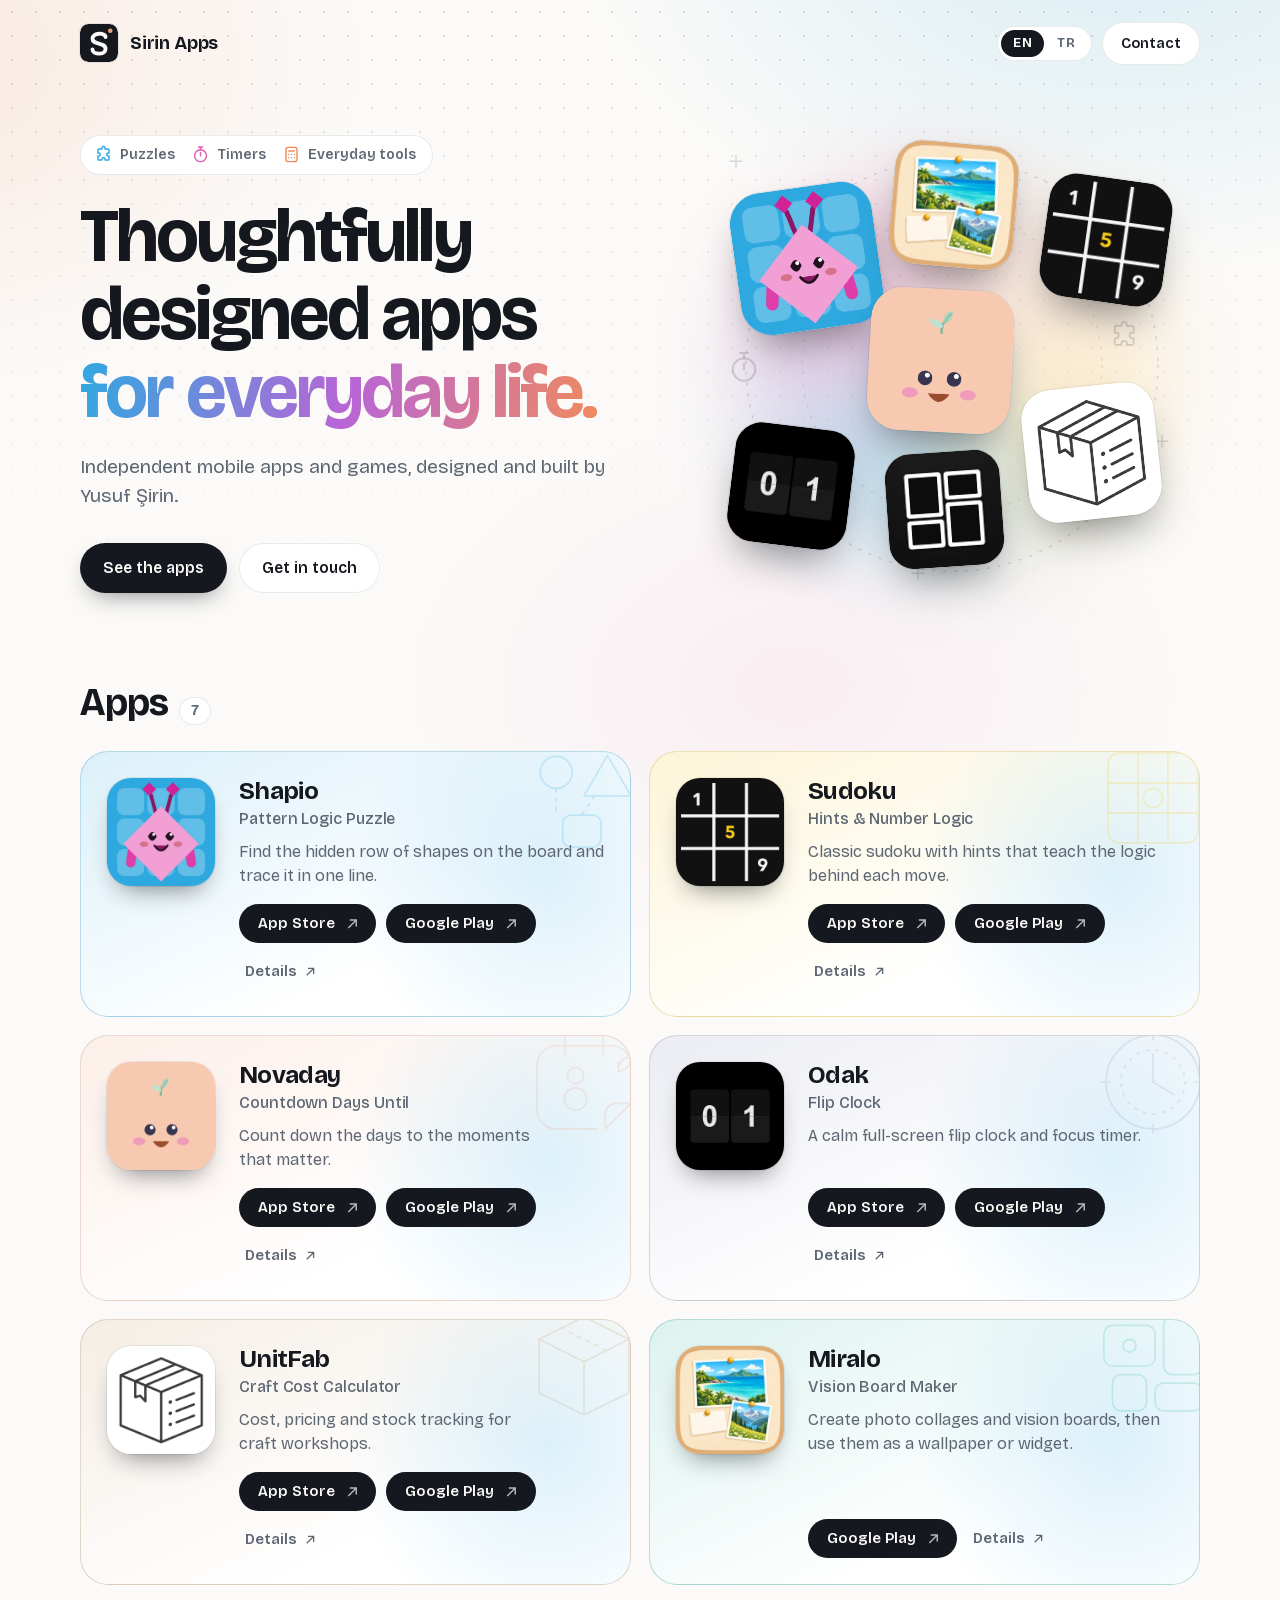
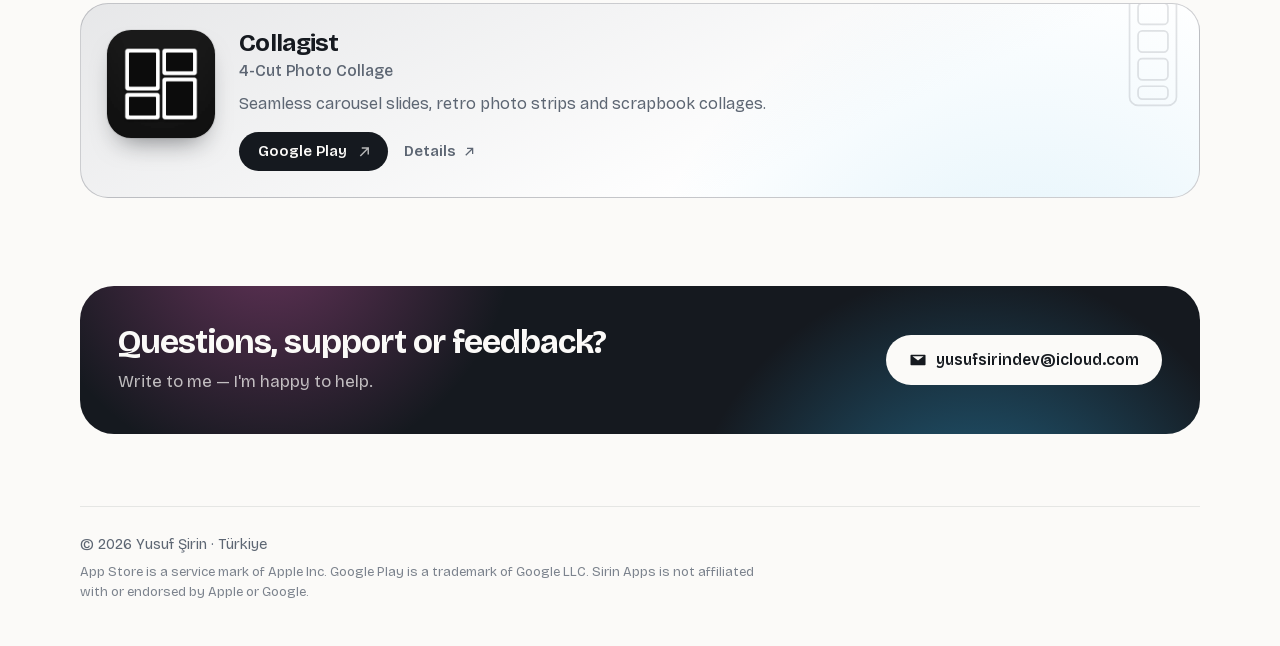
<file: index.html>
<!DOCTYPE html>
<html lang="en">
<head>
  <meta charset="utf-8">
  <meta name="viewport" content="width=device-width, initial-scale=1">
  <title>Sirin Apps</title>
  <meta name="description" content="Sirin Apps — independent mobile apps and games by Yusuf Şirin.">
  <meta name="color-scheme" content="light dark">
  <meta name="theme-color" content="#fbfaf8" media="(prefers-color-scheme: light)">
  <meta name="theme-color" content="#0c0f14" media="(prefers-color-scheme: dark)">
  <link rel="canonical" href="https://yusufsirinn.github.io/">
  <meta property="og:type" content="website">
  <meta property="og:site_name" content="Sirin Apps">
  <meta property="og:title" content="Sirin Apps">
  <meta property="og:description" content="Sirin Apps — independent mobile apps and games by Yusuf Şirin.">
  <meta property="og:url" content="https://yusufsirinn.github.io/">
  <meta property="og:image" content="https://yusufsirinn.github.io/assets/mark-512.png">
  <meta name="twitter:card" content="summary">
  <script type="application/ld+json">{"@context":"https://schema.org","@type":"Organization","name":"Sirin Apps","url":"https://yusufsirinn.github.io/","founder":{"@type":"Person","name":"Yusuf Şirin"}}</script>
  <link rel="icon" href="data:image/svg+xml,%3Csvg%20xmlns=%22http://www.w3.org/2000/svg%22%20viewBox=%220%200%2064%2064%22%3E%3Crect%20width=%2264%22%20height=%2264%22%20rx=%2214%22%20fill=%22%2315191f%22/%3E%3Cpath%20d=%22M43%2022c0-8-22-8-22%203%200%2011%2022%205%2022%2017%200%2011-22%2010-22%201%22%20fill=%22none%22%20stroke=%22%23fbfaf8%22%20stroke-width=%226.5%22%20stroke-linecap=%22round%22/%3E%3Ccircle%20cx=%2251%22%20cy=%2211.5%22%20r=%223.8%22%20fill=%22%23f0a27f%22/%3E%3C/svg%3E">
  <link rel="preload" href="fonts/bricolage-latin.woff2" as="font" type="font/woff2" crossorigin>

  <link rel="stylesheet" href="assets/site.css">
</head>
<body>
  <!--sprite-->
  <svg width="0" height="0" style="position:absolute" aria-hidden="true" focusable="false">
    <symbol id="i-arrow" viewBox="0 0 24 24"><path d="M8 6h10v10h-2V9.41l-9.3 9.3-1.42-1.42L14.59 8H8V6z"/></symbol>
    <symbol id="i-mail" viewBox="0 0 24 24"><path d="M3 5h18a1 1 0 0 1 1 1v12a1 1 0 0 1-1 1H3a1 1 0 0 1-1-1V6a1 1 0 0 1 1-1zm1.6 2 7.4 5.6L19.4 7H4.6z"/></symbol>
    <symbol id="i-trace" viewBox="0 0 24 24"><path d="M4 19c3-6 6-2 8-7s5-6 8-7"/><circle cx="20" cy="5" r="1.6"/></symbol>
    <symbol id="i-star" viewBox="0 0 24 24"><path d="M12 3l2.7 5.6 6.1.9-4.4 4.3 1 6.1L12 17l-5.4 2.9 1-6.1L3.2 9.5l6.1-.9z"/></symbol>
    <symbol id="i-grid" viewBox="0 0 24 24"><rect x="4" y="4" width="16" height="16" rx="2.5"/><path d="M4 9.3h16M4 14.7h16M9.3 4v16M14.7 4v16"/></symbol>
    <symbol id="i-bulb" viewBox="0 0 24 24"><path d="M9 18h6M10 21h4M12 3a6 6 0 0 0-3.5 10.9c.6.5 1 1.2 1 2.1h5c0-.9.4-1.6 1-2.1A6 6 0 0 0 12 3z"/></symbol>
    <symbol id="i-levels" viewBox="0 0 24 24"><path d="M5 20v-6M12 20V9M19 20V4"/></symbol>
    <symbol id="i-calendar" viewBox="0 0 24 24"><rect x="4" y="5" width="16" height="15" rx="3"/><path d="M4 10h16M8 3v4M16 3v4"/></symbol>
    <symbol id="i-widget" viewBox="0 0 24 24"><rect x="4" y="4" width="7" height="7" rx="2"/><rect x="13" y="4" width="7" height="7" rx="2"/><rect x="4" y="13" width="7" height="7" rx="2"/><rect x="13" y="13" width="7" height="7" rx="2"/></symbol>
    <symbol id="i-heart" viewBox="0 0 24 24"><path d="M12 20s-7-4.4-7-10a4 4 0 0 1 7-2.5A4 4 0 0 1 19 10c0 5.6-7 10-7 10z"/></symbol>
    <symbol id="i-timer" viewBox="0 0 24 24"><circle cx="12" cy="13.5" r="7.5"/><path d="M12 13.5V9.5M9.5 2.5h5M12 2.5v3.5"/></symbol>
    <symbol id="i-palette" viewBox="0 0 24 24"><path d="M12 3a9 9 0 1 0 0 18c1.1 0 1.8-.9 1.5-1.9-.3-1 .4-2.1 1.5-2.1H17a4 4 0 0 0 4-4c0-5-4-10-9-10z"/><path d="M7.5 11h.01M10 7.5h.01M14.5 7.5h.01"/></symbol>
    <symbol id="i-bell" viewBox="0 0 24 24"><path d="M6 16v-5a6 6 0 0 1 12 0v5l1.5 2h-15zM10 21h4"/></symbol>
    <symbol id="i-calc" viewBox="0 0 24 24"><rect x="5" y="3" width="14" height="18" rx="3"/><path d="M8.5 7.5h7M8.5 12h.01M12 12h.01M15.5 12h.01M8.5 16h.01M12 16h.01M15.5 16h.01"/></symbol>
    <symbol id="i-box" viewBox="0 0 24 24"><path d="M12 3l8 4v10l-8 4-8-4V7zM4 7l8 4 8-4M12 11v10"/></symbol>
    <symbol id="i-list" viewBox="0 0 24 24"><path d="M5 7h14M5 12h14M5 17h9"/></symbol>
    <symbol id="i-image" viewBox="0 0 24 24"><rect x="3" y="4" width="18" height="16" rx="3"/><circle cx="9" cy="10" r="1.8"/><path d="M21 16l-5-5-8 9"/></symbol>
    <symbol id="i-slides" viewBox="0 0 24 24"><rect x="3" y="6" width="9" height="12" rx="2"/><rect x="12" y="6" width="9" height="12" rx="2"/></symbol>
    <symbol id="i-strip" viewBox="0 0 24 24"><rect x="7" y="2.5" width="10" height="19" rx="2"/><path d="M7 8h10M7 12.5h10M7 17h10"/></symbol>
  </svg>
  <!--/sprite-->

  <div class="wrap">
    <header class="top">
      <a class="brand" href="#top" aria-label="Sirin Apps"><span class="mark" aria-hidden="true"><svg viewBox="0 0 64 64"><rect width="64" height="64" rx="14" fill="#15191f"/><path d="M43 22c0-8-22-8-22 3 0 11 22 5 22 17 0 11-22 10-22 1" fill="none" stroke="#fbfaf8" stroke-width="6.5" stroke-linecap="round"/><circle cx="51" cy="11.5" r="3.8" fill="#f0a27f"/></svg></span>Sirin Apps</a>
      <div class="top-actions">
        <div class="lang" role="group" aria-label="Language">
          <button type="button" data-lang="en" lang="en" aria-label="English" aria-pressed="true">EN</button>
          <button type="button" data-lang="tr" lang="tr" aria-label="Türkçe" aria-pressed="false">TR</button>
        </div>
        <a class="btn ghost small" href="#contact" data-i18n="nav.contact">Contact</a>
      </div>
    </header>

    <main id="top">
      <section class="hero">
        <div>
          <p class="eyebrow rise" style="--i:0">
            <span class="tag" style="--c:#2fa9e0"><svg viewBox="0 0 24 24" aria-hidden="true"><path d="M10 4a2 2 0 1 1 4 0v1h4a1 1 0 0 1 1 1v4h-1a2 2 0 1 0 0 4h1v4a1 1 0 0 1-1 1h-4v-1a2 2 0 1 0-4 0v1H6a1 1 0 0 1-1-1v-4h1a2 2 0 1 0 0-4H5V6a1 1 0 0 1 1-1h4V4z"/></svg><span data-i18n="hero.t1">Puzzles</span></span>
            <span class="tag" style="--c:#e05cb4"><svg viewBox="0 0 24 24" aria-hidden="true"><circle cx="12" cy="13.5" r="7.5"/><path d="M12 13.5V9.5M9.5 2.5h5M12 2.5v3.5"/></svg><span data-i18n="hero.t2">Timers</span></span>
            <span class="tag" style="--c:#f08a5d"><svg viewBox="0 0 24 24" aria-hidden="true"><rect x="5" y="3" width="14" height="18" rx="3"/><path d="M8.5 7.5h7M8.5 12h.01M12 12h.01M15.5 12h.01M8.5 16h.01M12 16h.01M15.5 16h.01"/></svg><span data-i18n="hero.t3">Everyday tools</span></span>
          </p>
          <h1 class="rise" style="--i:1"><span data-i18n="hero.h1a">Thoughtfully designed apps</span> <span class="grad" data-i18n="hero.h1b">for everyday life.</span></h1>
          <p class="lead rise" style="--i:2" data-i18n="hero.lead">Independent mobile apps and games, designed and built by Yusuf Şirin.</p>
          <div class="cta rise" style="--i:3">
            <a class="btn primary" href="#apps" data-i18n="hero.cta1">See the apps</a>
            <a class="btn ghost" href="#contact" data-i18n="hero.cta2">Get in touch</a>
          </div>
        </div>

        <div class="cluster rise" style="--i:2">
          <svg class="deco" viewBox="0 0 460 441" aria-hidden="true">
            <circle cx="230" cy="222" r="206" stroke-dasharray="2 9"/>
            <circle cx="230" cy="222" r="150" stroke-dasharray="2 9" opacity=".6"/>
            <path d="M14 12v12M8 18h12M440 292v12M434 298h12M196 424v12M190 430h12"/>
            <g transform="translate(386 176) scale(1.5)"><path d="M10 4a2 2 0 1 1 4 0v1h4a1 1 0 0 1 1 1v4h-1a2 2 0 1 0 0 4h1v4a1 1 0 0 1-1 1h-4v-1a2 2 0 1 0-4 0v1H6a1 1 0 0 1-1-1v-4h1a2 2 0 1 0 0-4H5V6a1 1 0 0 1 1-1h4V4z" transform="scale(.9)"/></g>
            <g transform="translate(4 206) scale(1.5)"><circle cx="12" cy="13.5" r="7.5"/><path d="M12 13.5V9.5M9.5 2.5h5M12 2.5v3.5"/></g>
          </svg>
          <a class="ico" style="--x:3%;  --y:10%; --s:31%; --r:-8deg; --d:-1s --n:1" href="#shapio" aria-label="Shapio"><img src="icons/shapio.webp" alt=""></a>
          <a class="ico" style="--x:37%; --y:0%;  --s:27%; --r:5deg;  --d:-6.5s --n:2" href="#miralo" aria-label="Miralo"><img src="icons/miralo.webp" alt=""></a>
          <a class="ico" style="--x:70%; --y:8%;  --s:27%; --r:8deg;  --d:-3.5s --n:3" href="#sudoku" aria-label="Sudoku"><img src="icons/sudoku.webp" alt=""></a>
          <a class="ico" style="--x:32%; --y:33%; --s:31%; --r:3deg;  --d:-2s --n:4" href="#novaday" aria-label="Novaday"><img src="icons/novaday.webp" alt=""></a>
          <a class="ico" style="--x:2%;  --y:64%; --s:26%; --r:7deg;  --d:-4.5s --n:5" href="#odak" aria-label="Odak"><img src="icons/odak.webp" alt=""></a>
          <a class="ico" style="--x:66%; --y:55%; --s:29%; --r:-6deg; --d:-5.5s --n:6" href="#unitfab" aria-label="UnitFab"><img src="icons/unitfab.webp" alt=""></a>
          <a class="ico" style="--x:36%; --y:70%; --s:25%; --r:-4deg; --d:-3s --n:7" href="#collagist" aria-label="Collagist"><img src="icons/collagist.webp" alt=""></a>
        </div>
      </section>

      <section id="apps">
        <div class="sec-head"><h2 data-i18n="apps.title">Apps</h2><span class="count">7</span></div>

        <div class="grid">
          <!--cards-->
          <article class="app rise" id="shapio" style="--accent:#2fa9e0; --i:4">
            <svg class="pat p-shapio" viewBox="0 0 120 120" aria-hidden="true"><circle class="m1" cx="34" cy="36" r="15"/><path class="m2" d="M82 20l22 38H60z"/><rect class="m3" x="40" y="76" width="36" height="30" rx="8"/><path d="M34 51v25M70 58l-12 18" stroke-dasharray="3 6"/></svg>
            <a href="shapio/" tabindex="-1" aria-hidden="true"><img class="app-icon" src="icons/shapio.webp" width="108" height="108" alt="Shapio icon" data-app="Shapio"></a>
            <div class="body">
              <h3>Shapio<span class="sr">: </span><span class="sub" data-i18n="shapio.sub">Pattern Logic Puzzle</span></h3>
              <p data-i18n="shapio.desc">Find the hidden row of shapes on the board and trace it in one line.</p>
              <div class="stores">
                <a class="store" href="https://apps.apple.com/app/id6803520460" aria-label="Shapio on App Store" data-app="Shapio" data-store="appstore">App Store<svg class="i" aria-hidden="true"><use href="#i-arrow"/></svg></a>
                <a class="store" href="https://play.google.com/store/apps/details?id=com.shapio.app" aria-label="Shapio on Google Play" data-app="Shapio" data-store="play">Google Play<svg class="i" aria-hidden="true"><use href="#i-arrow"/></svg></a>
                <a class="more" href="shapio/" data-more="Shapio"><span data-i18n="card.more">Details</span><svg class="i" aria-hidden="true"><use href="#i-arrow"/></svg></a>
              </div>
            </div>
          </article>

          <article class="app rise" id="sudoku" style="--accent:#f5c518; --i:5">
            <svg class="pat p-sudoku" viewBox="0 0 120 120" aria-hidden="true"><rect x="18" y="18" width="84" height="84" rx="10"/><path d="M46 18v84M74 18v84M18 46h84M18 74h84"/><circle class="m1" cx="60" cy="60" r="9"/></svg>
            <a href="sudoku/" tabindex="-1" aria-hidden="true"><img class="app-icon" src="icons/sudoku.webp" width="108" height="108" alt="Sudoku icon" data-app="Sudoku"></a>
            <div class="body">
              <h3>Sudoku<span class="sr">: </span><span class="sub" data-i18n="sudoku.sub">Hints &amp; Number Logic</span></h3>
              <p data-i18n="sudoku.desc">Classic sudoku with hints that teach the logic behind each move.</p>
              <div class="stores">
                <a class="store" href="https://apps.apple.com/app/id6769049219" aria-label="Sudoku on App Store" data-app="Sudoku" data-store="appstore">App Store<svg class="i" aria-hidden="true"><use href="#i-arrow"/></svg></a>
                <a class="store" href="https://play.google.com/store/apps/details?id=com.minimalsudoku.app" aria-label="Sudoku on Google Play" data-app="Sudoku" data-store="play">Google Play<svg class="i" aria-hidden="true"><use href="#i-arrow"/></svg></a>
                <a class="more" href="sudoku/" data-more="Sudoku"><span data-i18n="card.more">Details</span><svg class="i" aria-hidden="true"><use href="#i-arrow"/></svg></a>
              </div>
            </div>
          </article>

          <article class="app rise" id="novaday" style="--accent:#f0a27f; --i:6">
            <svg class="pat p-novaday" viewBox="0 0 120 120" aria-hidden="true"><path d="M104 80V44a18 18 0 0 0-18-18H34a18 18 0 0 0-18 18v42a18 18 0 0 0 18 18h38"/><path d="M104 80H90a10 10 0 0 0-10 10v14M104 80L80 104"/><path class="m1" d="M42 18v16M78 18v16"/><circle cx="52" cy="54" r="7.5"/><circle cx="52" cy="76" r="10.5"/><path class="m2" d="M92 50c0-8 4-13 12-14 0 8-4 13-12 14zM92 50v-8"/></svg>
            <a href="novaday/" tabindex="-1" aria-hidden="true"><img class="app-icon" src="icons/novaday.webp" width="108" height="108" alt="Novaday icon" data-app="Novaday"></a>
            <div class="body">
              <h3>Novaday<span class="sr">: </span><span class="sub" data-i18n="novaday.sub">Countdown Days Until</span></h3>
              <p data-i18n="novaday.desc">Count down the days to the moments that matter.</p>
              <div class="stores">
                <a class="store" href="https://apps.apple.com/app/id6791479855" aria-label="Novaday on App Store" data-app="Novaday" data-store="appstore">App Store<svg class="i" aria-hidden="true"><use href="#i-arrow"/></svg></a>
                <a class="store" href="https://play.google.com/store/apps/details?id=app.gungun" aria-label="Novaday on Google Play" data-app="Novaday" data-store="play">Google Play<svg class="i" aria-hidden="true"><use href="#i-arrow"/></svg></a>
                <a class="more" href="novaday/" data-more="Novaday"><span data-i18n="card.more">Details</span><svg class="i" aria-hidden="true"><use href="#i-arrow"/></svg></a>
              </div>
            </div>
          </article>

          <article class="app rise" id="odak" style="--accent:#8f96b8; --i:7">
            <svg class="pat p-odak" viewBox="0 0 120 120" aria-hidden="true"><circle cx="60" cy="60" r="44"/><circle cx="60" cy="60" r="30" stroke-dasharray="2 7"/><path class="m1" d="M60 60V34"/><path class="m2" d="M60 60l20 12"/><path d="M60 12v8M60 100v8M12 60h8M100 60h8"/></svg>
            <a href="odak/" tabindex="-1" aria-hidden="true"><img class="app-icon" src="icons/odak.webp" width="108" height="108" alt="Odak icon" data-app="Odak"></a>
            <div class="body">
              <h3>Odak<span class="sr">: </span><span class="sub" data-i18n="odak.sub">Flip Clock</span></h3>
              <p data-i18n="odak.desc">A calm full-screen flip clock and focus timer.</p>
              <div class="stores">
                <a class="store" href="https://apps.apple.com/app/id6771885024" aria-label="Odak on App Store" data-app="Odak" data-store="appstore">App Store<svg class="i" aria-hidden="true"><use href="#i-arrow"/></svg></a>
                <a class="store" href="https://play.google.com/store/apps/details?id=com.odakapp.timer" aria-label="Odak on Google Play" data-app="Odak" data-store="play">Google Play<svg class="i" aria-hidden="true"><use href="#i-arrow"/></svg></a>
                <a class="more" href="odak/" data-more="Odak"><span data-i18n="card.more">Details</span><svg class="i" aria-hidden="true"><use href="#i-arrow"/></svg></a>
              </div>
            </div>
          </article>

          <article class="app rise" id="unitfab" style="--accent:#c59a6a; --i:8">
            <svg class="pat p-unitfab" viewBox="0 0 120 120" aria-hidden="true"><path class="m2" d="M60 14l42 21v50L60 106 18 85V35zM18 35l42 21 42-21M60 56v50"/><path class="m1" d="M38 24l42 21" stroke-dasharray="3 6"/></svg>
            <a href="unitfab/" tabindex="-1" aria-hidden="true"><img class="app-icon" src="icons/unitfab.webp" width="108" height="108" alt="UnitFab icon" data-app="UnitFab"></a>
            <div class="body">
              <h3>UnitFab<span class="sr">: </span><span class="sub" data-i18n="unitfab.sub">Craft Cost Calculator</span></h3>
              <p data-i18n="unitfab.desc">Cost, pricing and stock tracking for craft workshops.</p>
              <div class="stores">
                <a class="store" href="https://apps.apple.com/app/id6766839274" aria-label="UnitFab on App Store" data-app="UnitFab" data-store="appstore">App Store<svg class="i" aria-hidden="true"><use href="#i-arrow"/></svg></a>
                <a class="store" href="https://play.google.com/store/apps/details?id=com.unitfab.app" aria-label="UnitFab on Google Play" data-app="UnitFab" data-store="play">Google Play<svg class="i" aria-hidden="true"><use href="#i-arrow"/></svg></a>
                <a class="more" href="unitfab/" data-more="UnitFab"><span data-i18n="card.more">Details</span><svg class="i" aria-hidden="true"><use href="#i-arrow"/></svg></a>
              </div>
            </div>
          </article>

          <article class="app rise" id="miralo" style="--accent:#35b6a4; --i:9">
            <svg class="pat p-miralo" viewBox="0 0 120 120" aria-hidden="true"><rect class="m1" x="14" y="22" width="48" height="38" rx="8"/><rect class="m2" x="70" y="14" width="36" height="54" rx="8"/><rect class="m3" x="22" y="68" width="32" height="34" rx="8"/><rect class="m4" x="62" y="76" width="44" height="26" rx="8"/><circle cx="38" cy="41" r="6"/></svg>
            <a href="miralo/" tabindex="-1" aria-hidden="true"><img class="app-icon" src="icons/miralo.webp" width="108" height="108" alt="Miralo icon" data-app="Miralo"></a>
            <div class="body">
              <h3>Miralo<span class="sr">: </span><span class="sub" data-i18n="miralo.sub">Vision Board Maker</span></h3>
              <p data-i18n="miralo.desc">Create photo collages and vision boards, then use them as a wallpaper or widget.</p>
              <div class="stores">
                <a class="store" href="https://play.google.com/store/apps/details?id=com.miralo.app" aria-label="Miralo on Google Play" data-app="Miralo" data-store="play">Google Play<svg class="i" aria-hidden="true"><use href="#i-arrow"/></svg></a>
                <a class="more" href="miralo/" data-more="Miralo"><span data-i18n="card.more">Details</span><svg class="i" aria-hidden="true"><use href="#i-arrow"/></svg></a>
              </div>
            </div>
          </article>

          <article class="app rise" id="collagist" style="--accent:#6f737c; --i:10">
            <svg class="pat p-collagist" viewBox="0 0 120 120" aria-hidden="true"><rect x="38" y="8" width="44" height="104" rx="8"/><rect class="m1" x="46" y="16" width="28" height="20" rx="4"/><rect class="m2" x="46" y="42" width="28" height="20" rx="4"/><rect class="m3" x="46" y="68" width="28" height="20" rx="4"/><rect class="m4" x="46" y="94" width="28" height="12" rx="4"/></svg>
            <a href="collagist/" tabindex="-1" aria-hidden="true"><img class="app-icon" src="icons/collagist.webp" width="108" height="108" alt="Collagist icon" data-app="Collagist"></a>
            <div class="body">
              <h3>Collagist<span class="sr">: </span><span class="sub" data-i18n="collagist.sub">4-Cut Photo Collage</span></h3>
              <p data-i18n="collagist.desc">Seamless carousel slides, retro photo strips and scrapbook collages.</p>
              <div class="stores">
                <a class="store" href="https://play.google.com/store/apps/details?id=com.collagist.app" aria-label="Collagist on Google Play" data-app="Collagist" data-store="play">Google Play<svg class="i" aria-hidden="true"><use href="#i-arrow"/></svg></a>
                <a class="more" href="collagist/" data-more="Collagist"><span data-i18n="card.more">Details</span><svg class="i" aria-hidden="true"><use href="#i-arrow"/></svg></a>
              </div>
            </div>
          </article>
          <!--/cards-->
        </div>
      </section>

      <section id="contact">
        <div class="contact">
          <div>
            <h2 data-i18n="contact.title">Questions, support or feedback?</h2>
            <p data-i18n="contact.text">Write to me — I'm happy to help.</p>
          </div>
          <a class="btn" href="mailto:yusufsirindev@icloud.com"><svg class="i"><use href="#i-mail"/></svg>yusufsirindev@icloud.com</a>
        </div>
      </section>
    </main>

    <footer>
      <p>© 2026 Yusuf Şirin · Türkiye</p>
      <p class="legal" data-i18n="footer.legal">App Store is a service mark of Apple Inc. Google Play is a trademark of Google LLC. Sirin Apps is not affiliated with or endorsed by Apple or Google.</p>
    </footer>
  </div>
  <script>
    window.SIRIN_TR = {
        'nav.contact': 'İletişim',
        'card.more': 'Ayrıntılar',
        'hero.t1': 'Bulmacalar',
        'hero.t2': 'Zamanlayıcılar',
        'hero.t3': 'Günlük araçlar',
        'hero.h1a': 'Gündelik hayat için',
        'hero.h1b': 'özenle tasarlanmış uygulamalar.',
        'hero.lead': 'Yusuf Şirin tarafından tasarlanıp geliştirilen bağımsız mobil uygulamalar ve oyunlar.',
        'hero.cta1': 'Uygulamalara göz at',
        'hero.cta2': 'İletişime geç',
        'apps.title': 'Uygulamalar',
        'shapio.sub': 'Zeka & Mantık Bulmaca',
        'shapio.desc': 'Tahtada saklanan şekil dizisini bul ve parmağını kaydırarak tek çizgide işaretle.',
        'sudoku.sub': 'İpucu & Sayı Mantığı',
        'sudoku.desc': 'Her hamlenin ardındaki mantığı öğreten ipuçlarıyla klasik sudoku.',
        'novaday.sub': 'Kaç Gün Kaldı?',
        'novaday.desc': 'Önemli anlara kalan günleri geri sayın.',
        'odak.sub': 'Flip Clock',
        'odak.desc': 'Sakin, tam ekran bir flip saat ve odaklanma zamanlayıcısı.',
        'unitfab.sub': 'Stok Takip Programı',
        'unitfab.desc': 'Atölyeler ve el emeği ürünler için maliyet, fiyatlandırma ve stok takibi.',
        'miralo.sub': 'Vizyon Panosu & Kolaj',
        'miralo.desc': 'Fotoğraf kolajları ve vizyon panoları oluştur, duvar kâğıdı ya da widget olarak kullan.',
        'collagist.sub': '4 Kare Foto Kolaj',
        'collagist.desc': 'Kesintisiz carousel dilimleri, retro fotoğraf şeritleri ve scrapbook kolajları.',
        'contact.title': 'Soru, destek ya da geri bildirim?',
        'contact.text': 'Bana yazın, yardımcı olmaktan memnuniyet duyarım.',
        'footer.legal': "App Store, Apple Inc.'in hizmet markasıdır. Google Play, Google LLC'nin ticari markasıdır. Sirin Apps, Apple veya Google ile bağlantılı değildir ve bunlar tarafından onaylanmamıştır."
      };
    window.SIRIN_META = {
      desc: {
        en: 'Sirin Apps — independent mobile apps and games by Yusuf Şirin.',
        tr: "Sirin Apps — Yusuf Şirin'in bağımsız mobil uygulamaları ve oyunları."
      }
    };
  </script>
  <script src="assets/site.js"></script>
</body>
</html>
</file>
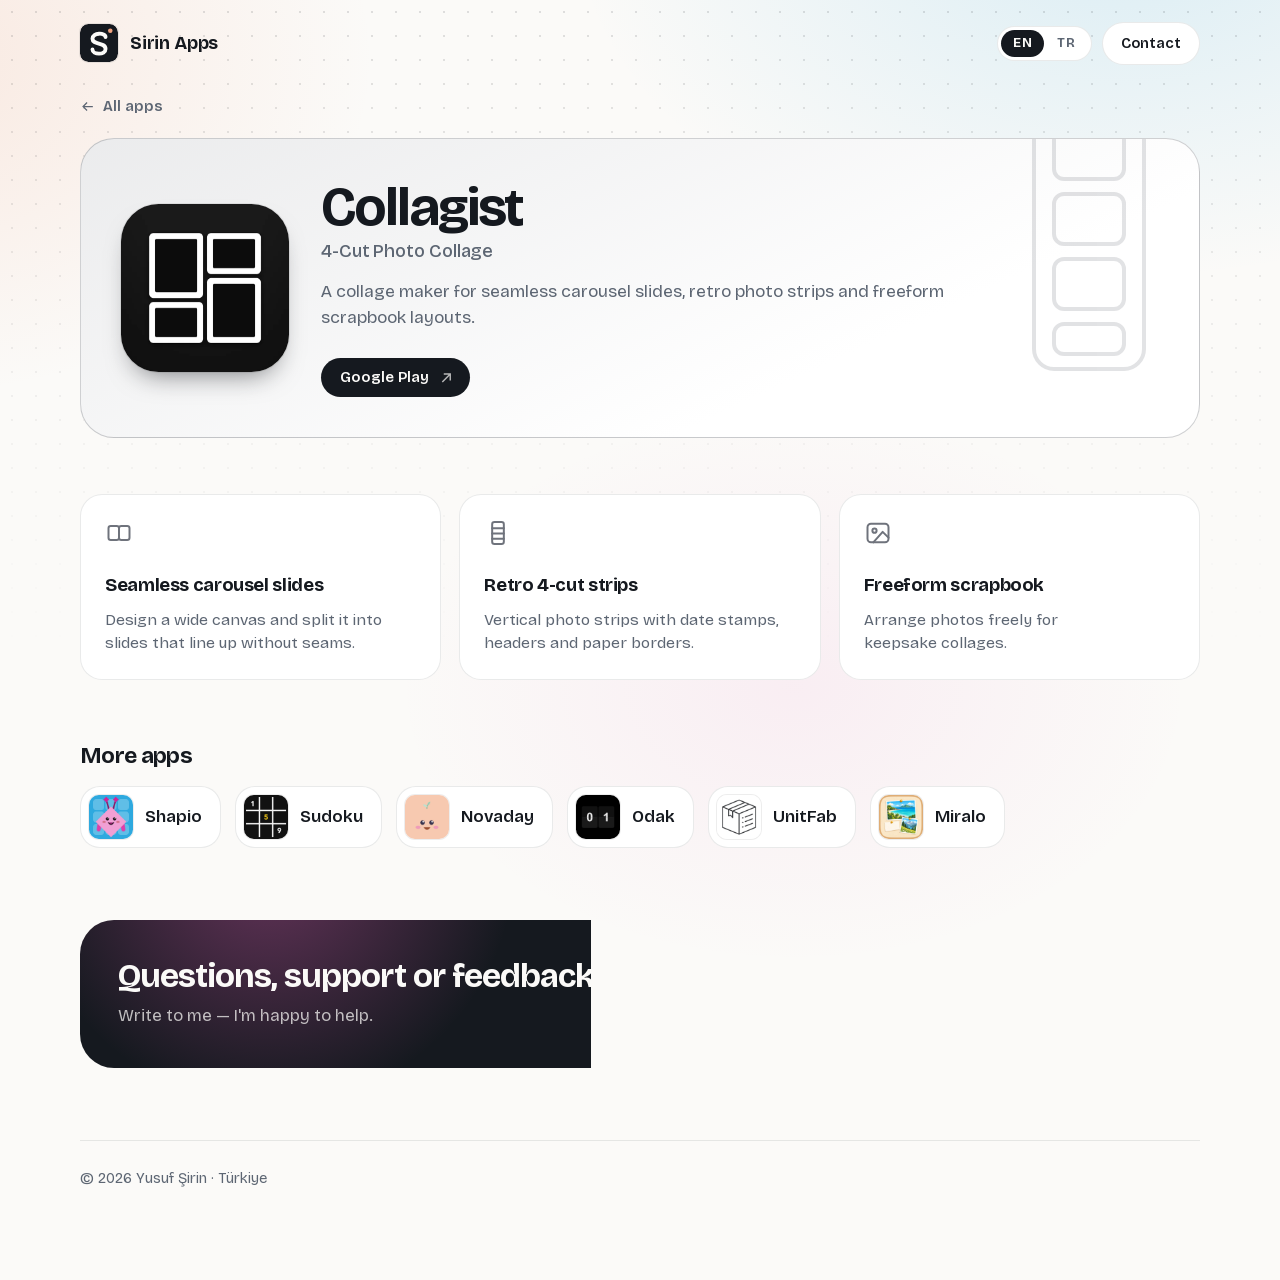
<file: collagist/index.html>
<!DOCTYPE html>
<html lang="en">
<head>
  <meta charset="utf-8">
  <meta name="viewport" content="width=device-width, initial-scale=1">
  <title>Collagist: 4-Cut Photo Collage — Sirin Apps</title>
  <meta name="description" content="A collage maker for seamless carousel slides, retro photo strips and freeform scrapbook layouts.">
  <link rel="canonical" href="https://yusufsirinn.github.io/collagist/">
  <meta name="color-scheme" content="light dark">
  <meta name="theme-color" content="#fbfaf8" media="(prefers-color-scheme: light)">
  <meta name="theme-color" content="#0c0f14" media="(prefers-color-scheme: dark)">
  <meta property="og:type" content="website">
  <meta property="og:site_name" content="Sirin Apps">
  <meta property="og:title" content="Collagist: 4-Cut Photo Collage — Sirin Apps">
  <meta property="og:description" content="A collage maker for seamless carousel slides, retro photo strips and freeform scrapbook layouts.">
  <meta property="og:url" content="https://yusufsirinn.github.io/collagist/">
  <meta property="og:image" content="https://yusufsirinn.github.io/icons/collagist.webp">
  <meta name="twitter:card" content="summary">
  <link rel="icon" href="data:image/svg+xml,%3Csvg%20xmlns=%22http://www.w3.org/2000/svg%22%20viewBox=%220%200%2064%2064%22%3E%3Crect%20width=%2264%22%20height=%2264%22%20rx=%2214%22%20fill=%22%2315191f%22/%3E%3Cpath%20d=%22M43%2022c0-8-22-8-22%203%200%2011%2022%205%2022%2017%200%2011-22%2010-22%201%22%20fill=%22none%22%20stroke=%22%23fbfaf8%22%20stroke-width=%226.5%22%20stroke-linecap=%22round%22/%3E%3Ccircle%20cx=%2251%22%20cy=%2211.5%22%20r=%223.8%22%20fill=%22%23f0a27f%22/%3E%3C/svg%3E">
  <link rel="preload" href="../fonts/bricolage-latin.woff2" as="font" type="font/woff2" crossorigin>
  <link rel="stylesheet" href="../assets/site.css">
  <script type="application/ld+json">{"@context": "https://schema.org", "@type": "MobileApplication", "name": "Collagist", "description": "A collage maker for seamless carousel slides, retro photo strips and freeform scrapbook layouts.", "applicationCategory": "PhotographyApplication", "operatingSystem": "Android", "url": "https://yusufsirinn.github.io/collagist/", "image": "https://yusufsirinn.github.io/icons/collagist.webp", "author": {"@type": "Person", "name": "Yusuf Şirin"}}</script>
</head>
<body class="sub-page">
  <!--sprite-->
  <svg width="0" height="0" style="position:absolute" aria-hidden="true" focusable="false">
    <symbol id="i-arrow" viewBox="0 0 24 24"><path d="M8 6h10v10h-2V9.41l-9.3 9.3-1.42-1.42L14.59 8H8V6z"/></symbol>
    <symbol id="i-mail" viewBox="0 0 24 24"><path d="M3 5h18a1 1 0 0 1 1 1v12a1 1 0 0 1-1 1H3a1 1 0 0 1-1-1V6a1 1 0 0 1 1-1zm1.6 2 7.4 5.6L19.4 7H4.6z"/></symbol>
    <symbol id="i-trace" viewBox="0 0 24 24"><path d="M4 19c3-6 6-2 8-7s5-6 8-7"/><circle cx="20" cy="5" r="1.6"/></symbol>
    <symbol id="i-star" viewBox="0 0 24 24"><path d="M12 3l2.7 5.6 6.1.9-4.4 4.3 1 6.1L12 17l-5.4 2.9 1-6.1L3.2 9.5l6.1-.9z"/></symbol>
    <symbol id="i-grid" viewBox="0 0 24 24"><rect x="4" y="4" width="16" height="16" rx="2.5"/><path d="M4 9.3h16M4 14.7h16M9.3 4v16M14.7 4v16"/></symbol>
    <symbol id="i-bulb" viewBox="0 0 24 24"><path d="M9 18h6M10 21h4M12 3a6 6 0 0 0-3.5 10.9c.6.5 1 1.2 1 2.1h5c0-.9.4-1.6 1-2.1A6 6 0 0 0 12 3z"/></symbol>
    <symbol id="i-levels" viewBox="0 0 24 24"><path d="M5 20v-6M12 20V9M19 20V4"/></symbol>
    <symbol id="i-calendar" viewBox="0 0 24 24"><rect x="4" y="5" width="16" height="15" rx="3"/><path d="M4 10h16M8 3v4M16 3v4"/></symbol>
    <symbol id="i-widget" viewBox="0 0 24 24"><rect x="4" y="4" width="7" height="7" rx="2"/><rect x="13" y="4" width="7" height="7" rx="2"/><rect x="4" y="13" width="7" height="7" rx="2"/><rect x="13" y="13" width="7" height="7" rx="2"/></symbol>
    <symbol id="i-heart" viewBox="0 0 24 24"><path d="M12 20s-7-4.4-7-10a4 4 0 0 1 7-2.5A4 4 0 0 1 19 10c0 5.6-7 10-7 10z"/></symbol>
    <symbol id="i-timer" viewBox="0 0 24 24"><circle cx="12" cy="13.5" r="7.5"/><path d="M12 13.5V9.5M9.5 2.5h5M12 2.5v3.5"/></symbol>
    <symbol id="i-palette" viewBox="0 0 24 24"><path d="M12 3a9 9 0 1 0 0 18c1.1 0 1.8-.9 1.5-1.9-.3-1 .4-2.1 1.5-2.1H17a4 4 0 0 0 4-4c0-5-4-10-9-10z"/><path d="M7.5 11h.01M10 7.5h.01M14.5 7.5h.01"/></symbol>
    <symbol id="i-bell" viewBox="0 0 24 24"><path d="M6 16v-5a6 6 0 0 1 12 0v5l1.5 2h-15zM10 21h4"/></symbol>
    <symbol id="i-calc" viewBox="0 0 24 24"><rect x="5" y="3" width="14" height="18" rx="3"/><path d="M8.5 7.5h7M8.5 12h.01M12 12h.01M15.5 12h.01M8.5 16h.01M12 16h.01M15.5 16h.01"/></symbol>
    <symbol id="i-box" viewBox="0 0 24 24"><path d="M12 3l8 4v10l-8 4-8-4V7zM4 7l8 4 8-4M12 11v10"/></symbol>
    <symbol id="i-list" viewBox="0 0 24 24"><path d="M5 7h14M5 12h14M5 17h9"/></symbol>
    <symbol id="i-image" viewBox="0 0 24 24"><rect x="3" y="4" width="18" height="16" rx="3"/><circle cx="9" cy="10" r="1.8"/><path d="M21 16l-5-5-8 9"/></symbol>
    <symbol id="i-slides" viewBox="0 0 24 24"><rect x="3" y="6" width="9" height="12" rx="2"/><rect x="12" y="6" width="9" height="12" rx="2"/></symbol>
    <symbol id="i-strip" viewBox="0 0 24 24"><rect x="7" y="2.5" width="10" height="19" rx="2"/><path d="M7 8h10M7 12.5h10M7 17h10"/></symbol>
  </svg>
  <!--/sprite-->

  <div class="wrap">
    <header class="top">
      <a class="brand" href="../" aria-label="Sirin Apps"><span class="mark" aria-hidden="true"><svg viewBox="0 0 64 64"><rect width="64" height="64" rx="14" fill="#15191f"/><path d="M43 22c0-8-22-8-22 3 0 11 22 5 22 17 0 11-22 10-22 1" fill="none" stroke="#fbfaf8" stroke-width="6.5" stroke-linecap="round"/><circle cx="51" cy="11.5" r="3.8" fill="#f0a27f"/></svg></span>Sirin Apps</a>
      <div class="top-actions">
        <div class="lang" role="group" aria-label="Language">
          <button type="button" data-lang="en" lang="en" aria-label="English" aria-pressed="true">EN</button>
          <button type="button" data-lang="tr" lang="tr" aria-label="Türkçe" aria-pressed="false">TR</button>
        </div>
        <a class="btn ghost small" href="../#contact" data-i18n="nav.contact">Contact</a>
      </div>
    </header>

    <main id="top">
      <a class="crumb" href="../#apps"><svg class="i" aria-hidden="true"><use href="#i-arrow"/></svg><span data-i18n="page.back">All apps</span></a>

      <section class="page-hero rise" style="--accent:#6f737c">
        <svg class="pat p-collagist" viewBox="0 0 120 120" aria-hidden="true"><rect x="38" y="8" width="44" height="104" rx="8"/><rect class="m1" x="46" y="16" width="28" height="20" rx="4"/><rect class="m2" x="46" y="42" width="28" height="20" rx="4"/><rect class="m3" x="46" y="68" width="28" height="20" rx="4"/><rect class="m4" x="46" y="94" width="28" height="12" rx="4"/></svg>
        <img class="app-icon" src="../icons/collagist.webp" width="168" height="168" alt="Collagist icon" data-app="Collagist">
        <div>
          <h1>Collagist<span class="sr">: </span><span class="sub" data-i18n="collagist.sub">4-Cut Photo Collage</span></h1>
          <p class="lead" data-i18n="collagist.lead">A collage maker for seamless carousel slides, retro photo strips and freeform scrapbook layouts.</p>
          <div class="stores">
            <a class="store" href="https://play.google.com/store/apps/details?id=com.collagist.app" aria-label="Collagist on Google Play" data-app="Collagist" data-store="play">Google Play<svg class="i" aria-hidden="true"><use href="#i-arrow"/></svg></a>
          </div>
        </div>
      </section>

      <section class="features rise" style="--accent:#6f737c; --i:2">
        <div class="feat">
          <svg viewBox="0 0 24 24" aria-hidden="true"><use href="#i-slides"/></svg>
          <h3 data-i18n="collagist.f1t">Seamless carousel slides</h3>
          <p data-i18n="collagist.f1d">Design a wide canvas and split it into slides that line up without seams.</p>
        </div>
        <div class="feat">
          <svg viewBox="0 0 24 24" aria-hidden="true"><use href="#i-strip"/></svg>
          <h3 data-i18n="collagist.f2t">Retro 4-cut strips</h3>
          <p data-i18n="collagist.f2d">Vertical photo strips with date stamps, headers and paper borders.</p>
        </div>
        <div class="feat">
          <svg viewBox="0 0 24 24" aria-hidden="true"><use href="#i-image"/></svg>
          <h3 data-i18n="collagist.f3t">Freeform scrapbook</h3>
          <p data-i18n="collagist.f3d">Arrange photos freely for keepsake collages.</p>
        </div>
      </section>

      <section class="others">
        <h2 data-i18n="page.others">More apps</h2>
        <ul>
          <li><a href="../shapio/"><img src="../icons/shapio.webp" width="44" height="44" alt="">Shapio</a></li>
          <li><a href="../sudoku/"><img src="../icons/sudoku.webp" width="44" height="44" alt="">Sudoku</a></li>
          <li><a href="../novaday/"><img src="../icons/novaday.webp" width="44" height="44" alt="">Novaday</a></li>
          <li><a href="../odak/"><img src="../icons/odak.webp" width="44" height="44" alt="">Odak</a></li>
          <li><a href="../unitfab/"><img src="../icons/unitfab.webp" width="44" height="44" alt="">UnitFab</a></li>
          <li><a href="../miralo/"><img src="../icons/miralo.webp" width="44" height="44" alt="">Miralo</a></li>
        </ul>
      </section>

      <section id="contact">
        <div class="contact">
          <div>
            <h2 data-i18n="contact.title">Questions, support or feedback?</h2>
            <p data-i18n="contact.text">Write to me — I'm happy to help.</p>
          </div>
          <a class="btn" href="mailto:yusufsirindev@icloud.com"><svg class="i"><use href="#i-mail"/></svg>yusufsirindev@icloud.com</a>
        </div>
      </section>
    </main>

    <footer>
      <p>© 2026 Yusuf Şirin · Türkiye</p>
      <p class="legal" data-i18n="footer.legal">App Store is a service mark of Apple Inc. Google Play is a trademark of Google LLC. Sirin Apps is not affiliated with or endorsed by Apple or Google.</p>
    </footer>
  </div>
  <script>
    window.SIRIN_TR = {
        "nav.contact": "İletişim",
        "page.back": "Tüm uygulamalar",
        "page.others": "Diğer uygulamalar",
        "card.more": "Ayrıntılar",
        "contact.title": "Soru, destek ya da geri bildirim?",
        "contact.text": "Bana yazın, yardımcı olmaktan memnuniyet duyarım.",
        "footer.legal": "App Store, Apple Inc.'in hizmet markasıdır. Google Play, Google LLC'nin ticari markasıdır. Sirin Apps, Apple veya Google ile bağlantılı değildir ve bunlar tarafından onaylanmamıştır.",
        "collagist.sub": "4 Kare Foto Kolaj",
        "collagist.lead": "Kesintisiz carousel dilimleri, retro fotoğraf şeritleri ve serbest scrapbook düzenleri için kolaj uygulaması.",
        "collagist.f1t": "Kesintisiz carousel dilimleri",
        "collagist.f1d": "Geniş bir tuval tasarla, dikişsiz hizalanan dilimlere böl.",
        "collagist.f2t": "Retro 4 kare şeritler",
        "collagist.f2d": "Tarih damgalı, başlıklı ve kâğıt kenarlıklı dikey fotoğraf şeritleri.",
        "collagist.f3t": "Serbest scrapbook",
        "collagist.f3d": "Hatıra kolajları için fotoğrafları serbestçe yerleştir."
      };
    window.SIRIN_META = {"desc": {"en": "A collage maker for seamless carousel slides, retro photo strips and freeform scrapbook layouts.", "tr": "Kesintisiz carousel dilimleri, retro fotoğraf şeritleri ve serbest scrapbook düzenleri için kolaj uygulaması."}, "title": {"en": "Collagist: 4-Cut Photo Collage — Sirin Apps", "tr": "Collagist: 4 Kare Foto Kolaj — Sirin Apps"}};
  </script>
  <script src="../assets/site.js"></script>
</body>
</html>
</file>
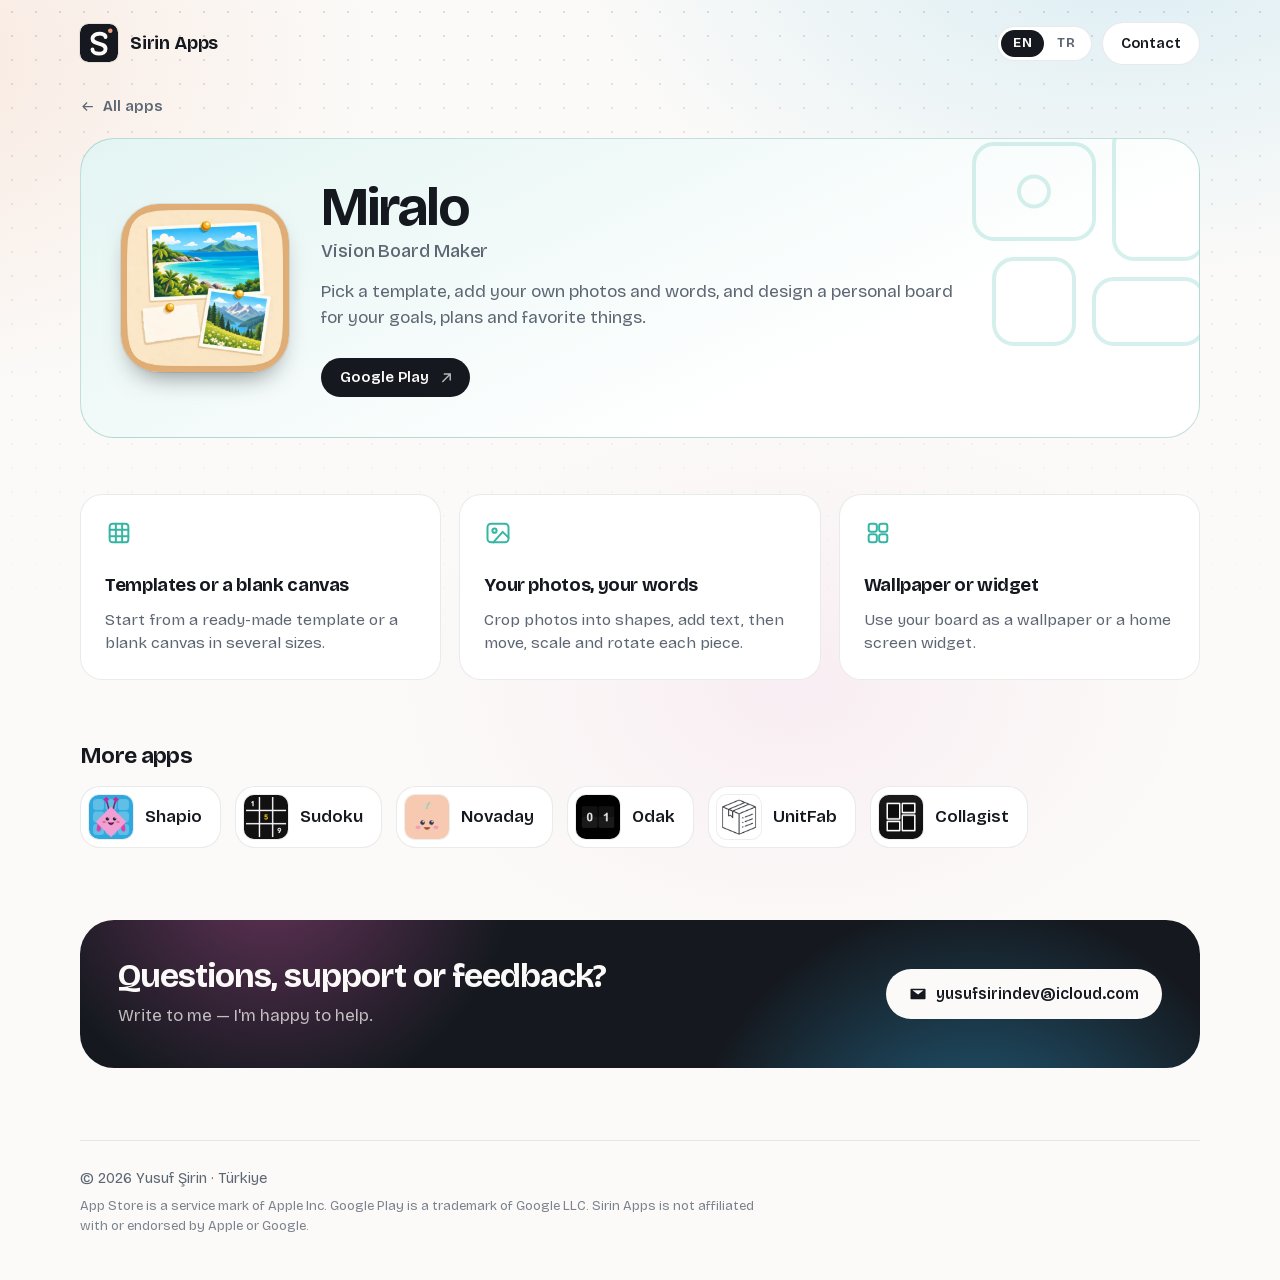
<file: miralo/index.html>
<!DOCTYPE html>
<html lang="en">
<head>
  <meta charset="utf-8">
  <meta name="viewport" content="width=device-width, initial-scale=1">
  <title>Miralo: Vision Board Maker — Sirin Apps</title>
  <meta name="description" content="Pick a template, add your own photos and words, and design a personal board for your goals, plans and favorite things.">
  <link rel="canonical" href="https://yusufsirinn.github.io/miralo/">
  <meta name="color-scheme" content="light dark">
  <meta name="theme-color" content="#fbfaf8" media="(prefers-color-scheme: light)">
  <meta name="theme-color" content="#0c0f14" media="(prefers-color-scheme: dark)">
  <meta property="og:type" content="website">
  <meta property="og:site_name" content="Sirin Apps">
  <meta property="og:title" content="Miralo: Vision Board Maker — Sirin Apps">
  <meta property="og:description" content="Pick a template, add your own photos and words, and design a personal board for your goals, plans and favorite things.">
  <meta property="og:url" content="https://yusufsirinn.github.io/miralo/">
  <meta property="og:image" content="https://yusufsirinn.github.io/icons/miralo.webp">
  <meta name="twitter:card" content="summary">
  <link rel="icon" href="data:image/svg+xml,%3Csvg%20xmlns=%22http://www.w3.org/2000/svg%22%20viewBox=%220%200%2064%2064%22%3E%3Crect%20width=%2264%22%20height=%2264%22%20rx=%2214%22%20fill=%22%2315191f%22/%3E%3Cpath%20d=%22M43%2022c0-8-22-8-22%203%200%2011%2022%205%2022%2017%200%2011-22%2010-22%201%22%20fill=%22none%22%20stroke=%22%23fbfaf8%22%20stroke-width=%226.5%22%20stroke-linecap=%22round%22/%3E%3Ccircle%20cx=%2251%22%20cy=%2211.5%22%20r=%223.8%22%20fill=%22%23f0a27f%22/%3E%3C/svg%3E">
  <link rel="preload" href="../fonts/bricolage-latin.woff2" as="font" type="font/woff2" crossorigin>
  <link rel="stylesheet" href="../assets/site.css">
  <script type="application/ld+json">{"@context": "https://schema.org", "@type": "MobileApplication", "name": "Miralo", "description": "Pick a template, add your own photos and words, and design a personal board for your goals, plans and favorite things.", "applicationCategory": "LifestyleApplication", "operatingSystem": "Android", "url": "https://yusufsirinn.github.io/miralo/", "image": "https://yusufsirinn.github.io/icons/miralo.webp", "author": {"@type": "Person", "name": "Yusuf Şirin"}}</script>
</head>
<body class="sub-page">
  <!--sprite-->
  <svg width="0" height="0" style="position:absolute" aria-hidden="true" focusable="false">
    <symbol id="i-arrow" viewBox="0 0 24 24"><path d="M8 6h10v10h-2V9.41l-9.3 9.3-1.42-1.42L14.59 8H8V6z"/></symbol>
    <symbol id="i-mail" viewBox="0 0 24 24"><path d="M3 5h18a1 1 0 0 1 1 1v12a1 1 0 0 1-1 1H3a1 1 0 0 1-1-1V6a1 1 0 0 1 1-1zm1.6 2 7.4 5.6L19.4 7H4.6z"/></symbol>
    <symbol id="i-trace" viewBox="0 0 24 24"><path d="M4 19c3-6 6-2 8-7s5-6 8-7"/><circle cx="20" cy="5" r="1.6"/></symbol>
    <symbol id="i-star" viewBox="0 0 24 24"><path d="M12 3l2.7 5.6 6.1.9-4.4 4.3 1 6.1L12 17l-5.4 2.9 1-6.1L3.2 9.5l6.1-.9z"/></symbol>
    <symbol id="i-grid" viewBox="0 0 24 24"><rect x="4" y="4" width="16" height="16" rx="2.5"/><path d="M4 9.3h16M4 14.7h16M9.3 4v16M14.7 4v16"/></symbol>
    <symbol id="i-bulb" viewBox="0 0 24 24"><path d="M9 18h6M10 21h4M12 3a6 6 0 0 0-3.5 10.9c.6.5 1 1.2 1 2.1h5c0-.9.4-1.6 1-2.1A6 6 0 0 0 12 3z"/></symbol>
    <symbol id="i-levels" viewBox="0 0 24 24"><path d="M5 20v-6M12 20V9M19 20V4"/></symbol>
    <symbol id="i-calendar" viewBox="0 0 24 24"><rect x="4" y="5" width="16" height="15" rx="3"/><path d="M4 10h16M8 3v4M16 3v4"/></symbol>
    <symbol id="i-widget" viewBox="0 0 24 24"><rect x="4" y="4" width="7" height="7" rx="2"/><rect x="13" y="4" width="7" height="7" rx="2"/><rect x="4" y="13" width="7" height="7" rx="2"/><rect x="13" y="13" width="7" height="7" rx="2"/></symbol>
    <symbol id="i-heart" viewBox="0 0 24 24"><path d="M12 20s-7-4.4-7-10a4 4 0 0 1 7-2.5A4 4 0 0 1 19 10c0 5.6-7 10-7 10z"/></symbol>
    <symbol id="i-timer" viewBox="0 0 24 24"><circle cx="12" cy="13.5" r="7.5"/><path d="M12 13.5V9.5M9.5 2.5h5M12 2.5v3.5"/></symbol>
    <symbol id="i-palette" viewBox="0 0 24 24"><path d="M12 3a9 9 0 1 0 0 18c1.1 0 1.8-.9 1.5-1.9-.3-1 .4-2.1 1.5-2.1H17a4 4 0 0 0 4-4c0-5-4-10-9-10z"/><path d="M7.5 11h.01M10 7.5h.01M14.5 7.5h.01"/></symbol>
    <symbol id="i-bell" viewBox="0 0 24 24"><path d="M6 16v-5a6 6 0 0 1 12 0v5l1.5 2h-15zM10 21h4"/></symbol>
    <symbol id="i-calc" viewBox="0 0 24 24"><rect x="5" y="3" width="14" height="18" rx="3"/><path d="M8.5 7.5h7M8.5 12h.01M12 12h.01M15.5 12h.01M8.5 16h.01M12 16h.01M15.5 16h.01"/></symbol>
    <symbol id="i-box" viewBox="0 0 24 24"><path d="M12 3l8 4v10l-8 4-8-4V7zM4 7l8 4 8-4M12 11v10"/></symbol>
    <symbol id="i-list" viewBox="0 0 24 24"><path d="M5 7h14M5 12h14M5 17h9"/></symbol>
    <symbol id="i-image" viewBox="0 0 24 24"><rect x="3" y="4" width="18" height="16" rx="3"/><circle cx="9" cy="10" r="1.8"/><path d="M21 16l-5-5-8 9"/></symbol>
    <symbol id="i-slides" viewBox="0 0 24 24"><rect x="3" y="6" width="9" height="12" rx="2"/><rect x="12" y="6" width="9" height="12" rx="2"/></symbol>
    <symbol id="i-strip" viewBox="0 0 24 24"><rect x="7" y="2.5" width="10" height="19" rx="2"/><path d="M7 8h10M7 12.5h10M7 17h10"/></symbol>
  </svg>
  <!--/sprite-->

  <div class="wrap">
    <header class="top">
      <a class="brand" href="../" aria-label="Sirin Apps"><span class="mark" aria-hidden="true"><svg viewBox="0 0 64 64"><rect width="64" height="64" rx="14" fill="#15191f"/><path d="M43 22c0-8-22-8-22 3 0 11 22 5 22 17 0 11-22 10-22 1" fill="none" stroke="#fbfaf8" stroke-width="6.5" stroke-linecap="round"/><circle cx="51" cy="11.5" r="3.8" fill="#f0a27f"/></svg></span>Sirin Apps</a>
      <div class="top-actions">
        <div class="lang" role="group" aria-label="Language">
          <button type="button" data-lang="en" lang="en" aria-label="English" aria-pressed="true">EN</button>
          <button type="button" data-lang="tr" lang="tr" aria-label="Türkçe" aria-pressed="false">TR</button>
        </div>
        <a class="btn ghost small" href="../#contact" data-i18n="nav.contact">Contact</a>
      </div>
    </header>

    <main id="top">
      <a class="crumb" href="../#apps"><svg class="i" aria-hidden="true"><use href="#i-arrow"/></svg><span data-i18n="page.back">All apps</span></a>

      <section class="page-hero rise" style="--accent:#35b6a4">
        <svg class="pat p-miralo" viewBox="0 0 120 120" aria-hidden="true"><rect class="m1" x="14" y="22" width="48" height="38" rx="8"/><rect class="m2" x="70" y="14" width="36" height="54" rx="8"/><rect class="m3" x="22" y="68" width="32" height="34" rx="8"/><rect class="m4" x="62" y="76" width="44" height="26" rx="8"/><circle cx="38" cy="41" r="6"/></svg>
        <img class="app-icon" src="../icons/miralo.webp" width="168" height="168" alt="Miralo icon" data-app="Miralo">
        <div>
          <h1>Miralo<span class="sr">: </span><span class="sub" data-i18n="miralo.sub">Vision Board Maker</span></h1>
          <p class="lead" data-i18n="miralo.lead">Pick a template, add your own photos and words, and design a personal board for your goals, plans and favorite things.</p>
          <div class="stores">
            <a class="store" href="https://play.google.com/store/apps/details?id=com.miralo.app" aria-label="Miralo on Google Play" data-app="Miralo" data-store="play">Google Play<svg class="i" aria-hidden="true"><use href="#i-arrow"/></svg></a>
          </div>
        </div>
      </section>

      <section class="features rise" style="--accent:#35b6a4; --i:2">
        <div class="feat">
          <svg viewBox="0 0 24 24" aria-hidden="true"><use href="#i-grid"/></svg>
          <h3 data-i18n="miralo.f1t">Templates or a blank canvas</h3>
          <p data-i18n="miralo.f1d">Start from a ready-made template or a blank canvas in several sizes.</p>
        </div>
        <div class="feat">
          <svg viewBox="0 0 24 24" aria-hidden="true"><use href="#i-image"/></svg>
          <h3 data-i18n="miralo.f2t">Your photos, your words</h3>
          <p data-i18n="miralo.f2d">Crop photos into shapes, add text, then move, scale and rotate each piece.</p>
        </div>
        <div class="feat">
          <svg viewBox="0 0 24 24" aria-hidden="true"><use href="#i-widget"/></svg>
          <h3 data-i18n="miralo.f3t">Wallpaper or widget</h3>
          <p data-i18n="miralo.f3d">Use your board as a wallpaper or a home screen widget.</p>
        </div>
      </section>

      <section class="others">
        <h2 data-i18n="page.others">More apps</h2>
        <ul>
          <li><a href="../shapio/"><img src="../icons/shapio.webp" width="44" height="44" alt="">Shapio</a></li>
          <li><a href="../sudoku/"><img src="../icons/sudoku.webp" width="44" height="44" alt="">Sudoku</a></li>
          <li><a href="../novaday/"><img src="../icons/novaday.webp" width="44" height="44" alt="">Novaday</a></li>
          <li><a href="../odak/"><img src="../icons/odak.webp" width="44" height="44" alt="">Odak</a></li>
          <li><a href="../unitfab/"><img src="../icons/unitfab.webp" width="44" height="44" alt="">UnitFab</a></li>
          <li><a href="../collagist/"><img src="../icons/collagist.webp" width="44" height="44" alt="">Collagist</a></li>
        </ul>
      </section>

      <section id="contact">
        <div class="contact">
          <div>
            <h2 data-i18n="contact.title">Questions, support or feedback?</h2>
            <p data-i18n="contact.text">Write to me — I'm happy to help.</p>
          </div>
          <a class="btn" href="mailto:yusufsirindev@icloud.com"><svg class="i"><use href="#i-mail"/></svg>yusufsirindev@icloud.com</a>
        </div>
      </section>
    </main>

    <footer>
      <p>© 2026 Yusuf Şirin · Türkiye</p>
      <p class="legal" data-i18n="footer.legal">App Store is a service mark of Apple Inc. Google Play is a trademark of Google LLC. Sirin Apps is not affiliated with or endorsed by Apple or Google.</p>
    </footer>
  </div>
  <script>
    window.SIRIN_TR = {
        "nav.contact": "İletişim",
        "page.back": "Tüm uygulamalar",
        "page.others": "Diğer uygulamalar",
        "card.more": "Ayrıntılar",
        "contact.title": "Soru, destek ya da geri bildirim?",
        "contact.text": "Bana yazın, yardımcı olmaktan memnuniyet duyarım.",
        "footer.legal": "App Store, Apple Inc.'in hizmet markasıdır. Google Play, Google LLC'nin ticari markasıdır. Sirin Apps, Apple veya Google ile bağlantılı değildir ve bunlar tarafından onaylanmamıştır.",
        "miralo.sub": "Vizyon Panosu & Kolaj",
        "miralo.lead": "Bir şablon seç, kendi fotoğraflarını ve sözlerini ekle; hedeflerin, planların ve sevdiklerin için kişisel bir pano tasarla.",
        "miralo.f1t": "Şablon ya da boş tuval",
        "miralo.f1d": "Hazır bir şablonla ya da farklı boyutlarda boş bir tuvalle başla.",
        "miralo.f2t": "Fotoğrafların, sözlerin",
        "miralo.f2d": "Fotoğrafları şekillere kırp, metin ekle; her parçayı taşı, ölçekle ve döndür.",
        "miralo.f3t": "Duvar kâğıdı ya da widget",
        "miralo.f3d": "Panonu duvar kâğıdı ya da ana ekran widget'ı olarak kullan."
      };
    window.SIRIN_META = {"desc": {"en": "Pick a template, add your own photos and words, and design a personal board for your goals, plans and favorite things.", "tr": "Bir şablon seç, kendi fotoğraflarını ve sözlerini ekle; hedeflerin, planların ve sevdiklerin için kişisel bir pano tasarla."}, "title": {"en": "Miralo: Vision Board Maker — Sirin Apps", "tr": "Miralo: Vizyon Panosu & Kolaj — Sirin Apps"}};
  </script>
  <script src="../assets/site.js"></script>
</body>
</html>
</file>
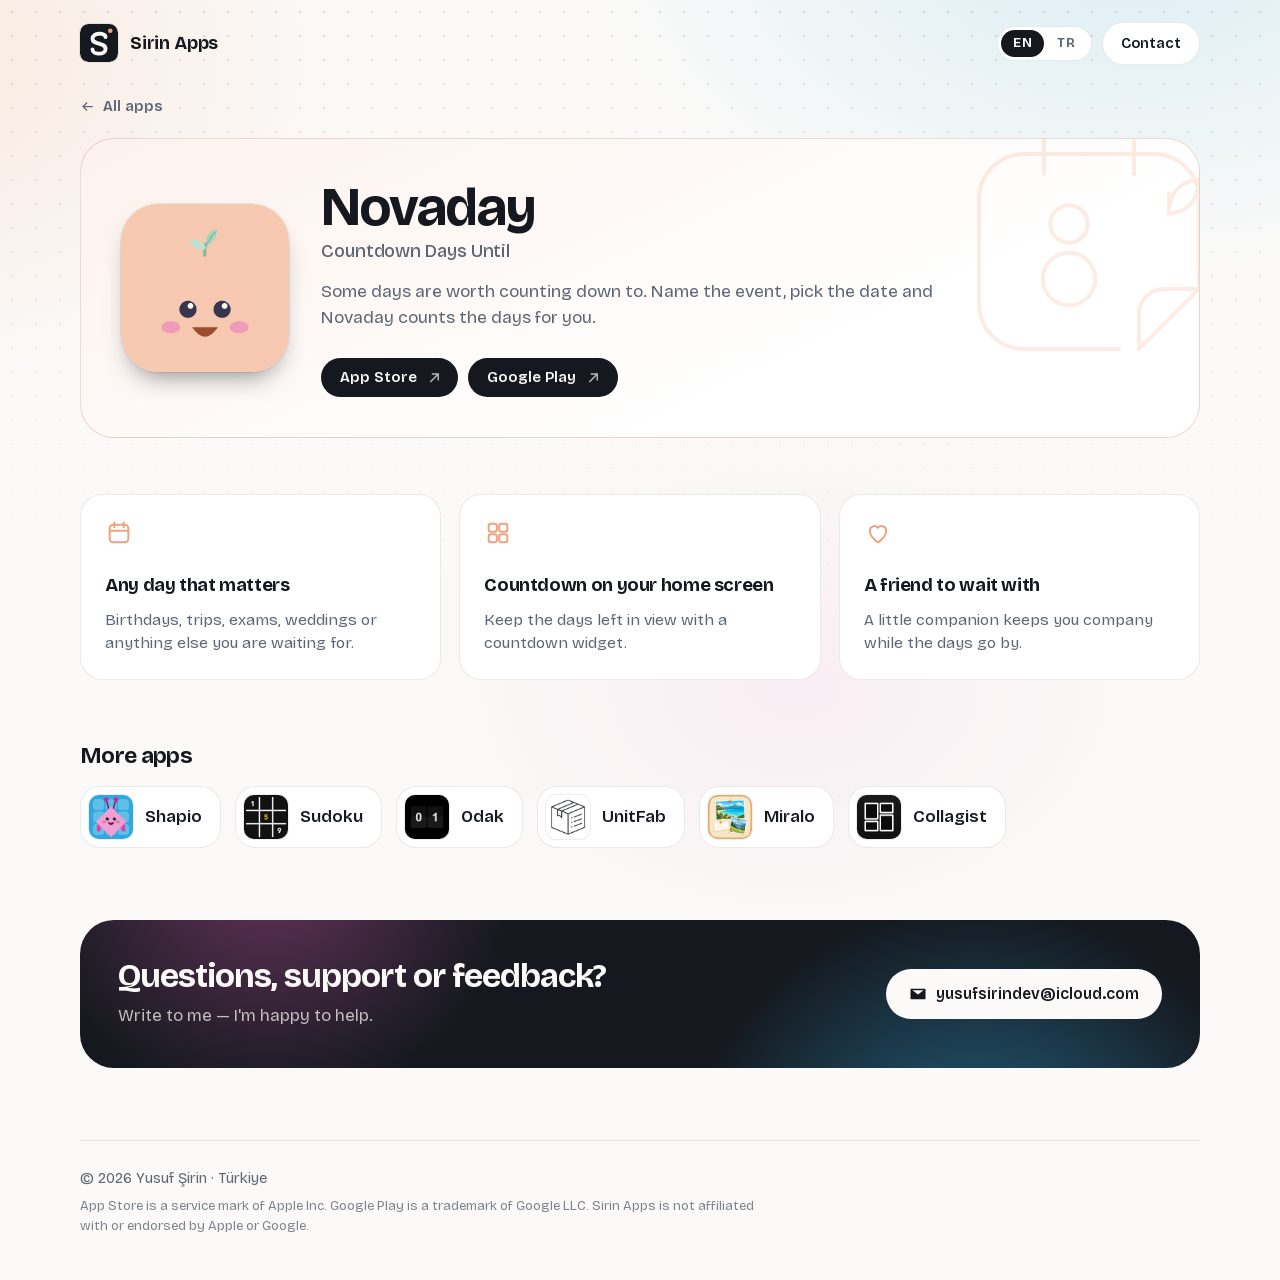
<file: novaday/index.html>
<!DOCTYPE html>
<html lang="en">
<head>
  <meta charset="utf-8">
  <meta name="viewport" content="width=device-width, initial-scale=1">
  <title>Novaday: Countdown Days Until — Sirin Apps</title>
  <meta name="description" content="Some days are worth counting down to. Name the event, pick the date and Novaday counts the days for you.">
  <link rel="canonical" href="https://yusufsirinn.github.io/novaday/">
  <meta name="color-scheme" content="light dark">
  <meta name="theme-color" content="#fbfaf8" media="(prefers-color-scheme: light)">
  <meta name="theme-color" content="#0c0f14" media="(prefers-color-scheme: dark)">
  <meta property="og:type" content="website">
  <meta property="og:site_name" content="Sirin Apps">
  <meta property="og:title" content="Novaday: Countdown Days Until — Sirin Apps">
  <meta property="og:description" content="Some days are worth counting down to. Name the event, pick the date and Novaday counts the days for you.">
  <meta property="og:url" content="https://yusufsirinn.github.io/novaday/">
  <meta property="og:image" content="https://yusufsirinn.github.io/icons/novaday.webp">
  <meta name="twitter:card" content="summary">
  <link rel="icon" href="data:image/svg+xml,%3Csvg%20xmlns=%22http://www.w3.org/2000/svg%22%20viewBox=%220%200%2064%2064%22%3E%3Crect%20width=%2264%22%20height=%2264%22%20rx=%2214%22%20fill=%22%2315191f%22/%3E%3Cpath%20d=%22M43%2022c0-8-22-8-22%203%200%2011%2022%205%2022%2017%200%2011-22%2010-22%201%22%20fill=%22none%22%20stroke=%22%23fbfaf8%22%20stroke-width=%226.5%22%20stroke-linecap=%22round%22/%3E%3Ccircle%20cx=%2251%22%20cy=%2211.5%22%20r=%223.8%22%20fill=%22%23f0a27f%22/%3E%3C/svg%3E">
  <link rel="preload" href="../fonts/bricolage-latin.woff2" as="font" type="font/woff2" crossorigin>
  <link rel="stylesheet" href="../assets/site.css">
  <script type="application/ld+json">{"@context": "https://schema.org", "@type": "MobileApplication", "name": "Novaday", "description": "Some days are worth counting down to. Name the event, pick the date and Novaday counts the days for you.", "applicationCategory": "LifestyleApplication", "operatingSystem": "Android / iOS", "url": "https://yusufsirinn.github.io/novaday/", "image": "https://yusufsirinn.github.io/icons/novaday.webp", "author": {"@type": "Person", "name": "Yusuf Şirin"}}</script>
</head>
<body class="sub-page">
  <!--sprite-->
  <svg width="0" height="0" style="position:absolute" aria-hidden="true" focusable="false">
    <symbol id="i-arrow" viewBox="0 0 24 24"><path d="M8 6h10v10h-2V9.41l-9.3 9.3-1.42-1.42L14.59 8H8V6z"/></symbol>
    <symbol id="i-mail" viewBox="0 0 24 24"><path d="M3 5h18a1 1 0 0 1 1 1v12a1 1 0 0 1-1 1H3a1 1 0 0 1-1-1V6a1 1 0 0 1 1-1zm1.6 2 7.4 5.6L19.4 7H4.6z"/></symbol>
    <symbol id="i-trace" viewBox="0 0 24 24"><path d="M4 19c3-6 6-2 8-7s5-6 8-7"/><circle cx="20" cy="5" r="1.6"/></symbol>
    <symbol id="i-star" viewBox="0 0 24 24"><path d="M12 3l2.7 5.6 6.1.9-4.4 4.3 1 6.1L12 17l-5.4 2.9 1-6.1L3.2 9.5l6.1-.9z"/></symbol>
    <symbol id="i-grid" viewBox="0 0 24 24"><rect x="4" y="4" width="16" height="16" rx="2.5"/><path d="M4 9.3h16M4 14.7h16M9.3 4v16M14.7 4v16"/></symbol>
    <symbol id="i-bulb" viewBox="0 0 24 24"><path d="M9 18h6M10 21h4M12 3a6 6 0 0 0-3.5 10.9c.6.5 1 1.2 1 2.1h5c0-.9.4-1.6 1-2.1A6 6 0 0 0 12 3z"/></symbol>
    <symbol id="i-levels" viewBox="0 0 24 24"><path d="M5 20v-6M12 20V9M19 20V4"/></symbol>
    <symbol id="i-calendar" viewBox="0 0 24 24"><rect x="4" y="5" width="16" height="15" rx="3"/><path d="M4 10h16M8 3v4M16 3v4"/></symbol>
    <symbol id="i-widget" viewBox="0 0 24 24"><rect x="4" y="4" width="7" height="7" rx="2"/><rect x="13" y="4" width="7" height="7" rx="2"/><rect x="4" y="13" width="7" height="7" rx="2"/><rect x="13" y="13" width="7" height="7" rx="2"/></symbol>
    <symbol id="i-heart" viewBox="0 0 24 24"><path d="M12 20s-7-4.4-7-10a4 4 0 0 1 7-2.5A4 4 0 0 1 19 10c0 5.6-7 10-7 10z"/></symbol>
    <symbol id="i-timer" viewBox="0 0 24 24"><circle cx="12" cy="13.5" r="7.5"/><path d="M12 13.5V9.5M9.5 2.5h5M12 2.5v3.5"/></symbol>
    <symbol id="i-palette" viewBox="0 0 24 24"><path d="M12 3a9 9 0 1 0 0 18c1.1 0 1.8-.9 1.5-1.9-.3-1 .4-2.1 1.5-2.1H17a4 4 0 0 0 4-4c0-5-4-10-9-10z"/><path d="M7.5 11h.01M10 7.5h.01M14.5 7.5h.01"/></symbol>
    <symbol id="i-bell" viewBox="0 0 24 24"><path d="M6 16v-5a6 6 0 0 1 12 0v5l1.5 2h-15zM10 21h4"/></symbol>
    <symbol id="i-calc" viewBox="0 0 24 24"><rect x="5" y="3" width="14" height="18" rx="3"/><path d="M8.5 7.5h7M8.5 12h.01M12 12h.01M15.5 12h.01M8.5 16h.01M12 16h.01M15.5 16h.01"/></symbol>
    <symbol id="i-box" viewBox="0 0 24 24"><path d="M12 3l8 4v10l-8 4-8-4V7zM4 7l8 4 8-4M12 11v10"/></symbol>
    <symbol id="i-list" viewBox="0 0 24 24"><path d="M5 7h14M5 12h14M5 17h9"/></symbol>
    <symbol id="i-image" viewBox="0 0 24 24"><rect x="3" y="4" width="18" height="16" rx="3"/><circle cx="9" cy="10" r="1.8"/><path d="M21 16l-5-5-8 9"/></symbol>
    <symbol id="i-slides" viewBox="0 0 24 24"><rect x="3" y="6" width="9" height="12" rx="2"/><rect x="12" y="6" width="9" height="12" rx="2"/></symbol>
    <symbol id="i-strip" viewBox="0 0 24 24"><rect x="7" y="2.5" width="10" height="19" rx="2"/><path d="M7 8h10M7 12.5h10M7 17h10"/></symbol>
  </svg>
  <!--/sprite-->

  <div class="wrap">
    <header class="top">
      <a class="brand" href="../" aria-label="Sirin Apps"><span class="mark" aria-hidden="true"><svg viewBox="0 0 64 64"><rect width="64" height="64" rx="14" fill="#15191f"/><path d="M43 22c0-8-22-8-22 3 0 11 22 5 22 17 0 11-22 10-22 1" fill="none" stroke="#fbfaf8" stroke-width="6.5" stroke-linecap="round"/><circle cx="51" cy="11.5" r="3.8" fill="#f0a27f"/></svg></span>Sirin Apps</a>
      <div class="top-actions">
        <div class="lang" role="group" aria-label="Language">
          <button type="button" data-lang="en" lang="en" aria-label="English" aria-pressed="true">EN</button>
          <button type="button" data-lang="tr" lang="tr" aria-label="Türkçe" aria-pressed="false">TR</button>
        </div>
        <a class="btn ghost small" href="../#contact" data-i18n="nav.contact">Contact</a>
      </div>
    </header>

    <main id="top">
      <a class="crumb" href="../#apps"><svg class="i" aria-hidden="true"><use href="#i-arrow"/></svg><span data-i18n="page.back">All apps</span></a>

      <section class="page-hero rise" style="--accent:#f0a27f">
        <svg class="pat p-novaday" viewBox="0 0 120 120" aria-hidden="true"><path d="M104 80V44a18 18 0 0 0-18-18H34a18 18 0 0 0-18 18v42a18 18 0 0 0 18 18h38"/><path d="M104 80H90a10 10 0 0 0-10 10v14M104 80L80 104"/><path class="m1" d="M42 18v16M78 18v16"/><circle cx="52" cy="54" r="7.5"/><circle cx="52" cy="76" r="10.5"/><path class="m2" d="M92 50c0-8 4-13 12-14 0 8-4 13-12 14zM92 50v-8"/></svg>
        <img class="app-icon" src="../icons/novaday.webp" width="168" height="168" alt="Novaday icon" data-app="Novaday">
        <div>
          <h1>Novaday<span class="sr">: </span><span class="sub" data-i18n="novaday.sub">Countdown Days Until</span></h1>
          <p class="lead" data-i18n="novaday.lead">Some days are worth counting down to. Name the event, pick the date and Novaday counts the days for you.</p>
          <div class="stores">
            <a class="store" href="https://apps.apple.com/app/id6791479855" aria-label="Novaday on App Store" data-app="Novaday" data-store="appstore">App Store<svg class="i" aria-hidden="true"><use href="#i-arrow"/></svg></a>
                <a class="store" href="https://play.google.com/store/apps/details?id=app.gungun" aria-label="Novaday on Google Play" data-app="Novaday" data-store="play">Google Play<svg class="i" aria-hidden="true"><use href="#i-arrow"/></svg></a>
          </div>
        </div>
      </section>

      <section class="features rise" style="--accent:#f0a27f; --i:2">
        <div class="feat">
          <svg viewBox="0 0 24 24" aria-hidden="true"><use href="#i-calendar"/></svg>
          <h3 data-i18n="novaday.f1t">Any day that matters</h3>
          <p data-i18n="novaday.f1d">Birthdays, trips, exams, weddings or anything else you are waiting for.</p>
        </div>
        <div class="feat">
          <svg viewBox="0 0 24 24" aria-hidden="true"><use href="#i-widget"/></svg>
          <h3 data-i18n="novaday.f2t">Countdown on your home screen</h3>
          <p data-i18n="novaday.f2d">Keep the days left in view with a countdown widget.</p>
        </div>
        <div class="feat">
          <svg viewBox="0 0 24 24" aria-hidden="true"><use href="#i-heart"/></svg>
          <h3 data-i18n="novaday.f3t">A friend to wait with</h3>
          <p data-i18n="novaday.f3d">A little companion keeps you company while the days go by.</p>
        </div>
      </section>

      <section class="others">
        <h2 data-i18n="page.others">More apps</h2>
        <ul>
          <li><a href="../shapio/"><img src="../icons/shapio.webp" width="44" height="44" alt="">Shapio</a></li>
          <li><a href="../sudoku/"><img src="../icons/sudoku.webp" width="44" height="44" alt="">Sudoku</a></li>
          <li><a href="../odak/"><img src="../icons/odak.webp" width="44" height="44" alt="">Odak</a></li>
          <li><a href="../unitfab/"><img src="../icons/unitfab.webp" width="44" height="44" alt="">UnitFab</a></li>
          <li><a href="../miralo/"><img src="../icons/miralo.webp" width="44" height="44" alt="">Miralo</a></li>
          <li><a href="../collagist/"><img src="../icons/collagist.webp" width="44" height="44" alt="">Collagist</a></li>
        </ul>
      </section>

      <section id="contact">
        <div class="contact">
          <div>
            <h2 data-i18n="contact.title">Questions, support or feedback?</h2>
            <p data-i18n="contact.text">Write to me — I'm happy to help.</p>
          </div>
          <a class="btn" href="mailto:yusufsirindev@icloud.com"><svg class="i"><use href="#i-mail"/></svg>yusufsirindev@icloud.com</a>
        </div>
      </section>
    </main>

    <footer>
      <p>© 2026 Yusuf Şirin · Türkiye</p>
      <p class="legal" data-i18n="footer.legal">App Store is a service mark of Apple Inc. Google Play is a trademark of Google LLC. Sirin Apps is not affiliated with or endorsed by Apple or Google.</p>
    </footer>
  </div>
  <script>
    window.SIRIN_TR = {
        "nav.contact": "İletişim",
        "page.back": "Tüm uygulamalar",
        "page.others": "Diğer uygulamalar",
        "card.more": "Ayrıntılar",
        "contact.title": "Soru, destek ya da geri bildirim?",
        "contact.text": "Bana yazın, yardımcı olmaktan memnuniyet duyarım.",
        "footer.legal": "App Store, Apple Inc.'in hizmet markasıdır. Google Play, Google LLC'nin ticari markasıdır. Sirin Apps, Apple veya Google ile bağlantılı değildir ve bunlar tarafından onaylanmamıştır.",
        "novaday.sub": "Kaç Gün Kaldı?",
        "novaday.lead": "Bazı günler saymaya değer. Etkinliğe bir ad ver, tarihi seç; günleri Novaday saysın.",
        "novaday.f1t": "Önemli her gün",
        "novaday.f1d": "Doğum günleri, yolculuklar, sınavlar, düğünler ya da beklediğin her şey.",
        "novaday.f2t": "Ana ekranda geri sayım",
        "novaday.f2d": "Kalan günleri bir geri sayım widget'ıyla gözünün önünde tut.",
        "novaday.f3t": "Beklerken yanında bir dost",
        "novaday.f3d": "Günler geçerken küçük bir yoldaş sana eşlik eder."
      };
    window.SIRIN_META = {"desc": {"en": "Some days are worth counting down to. Name the event, pick the date and Novaday counts the days for you.", "tr": "Bazı günler saymaya değer. Etkinliğe bir ad ver, tarihi seç; günleri Novaday saysın."}, "title": {"en": "Novaday: Countdown Days Until — Sirin Apps", "tr": "Novaday: Kaç Gün Kaldı? — Sirin Apps"}};
  </script>
  <script src="../assets/site.js"></script>
</body>
</html>
</file>
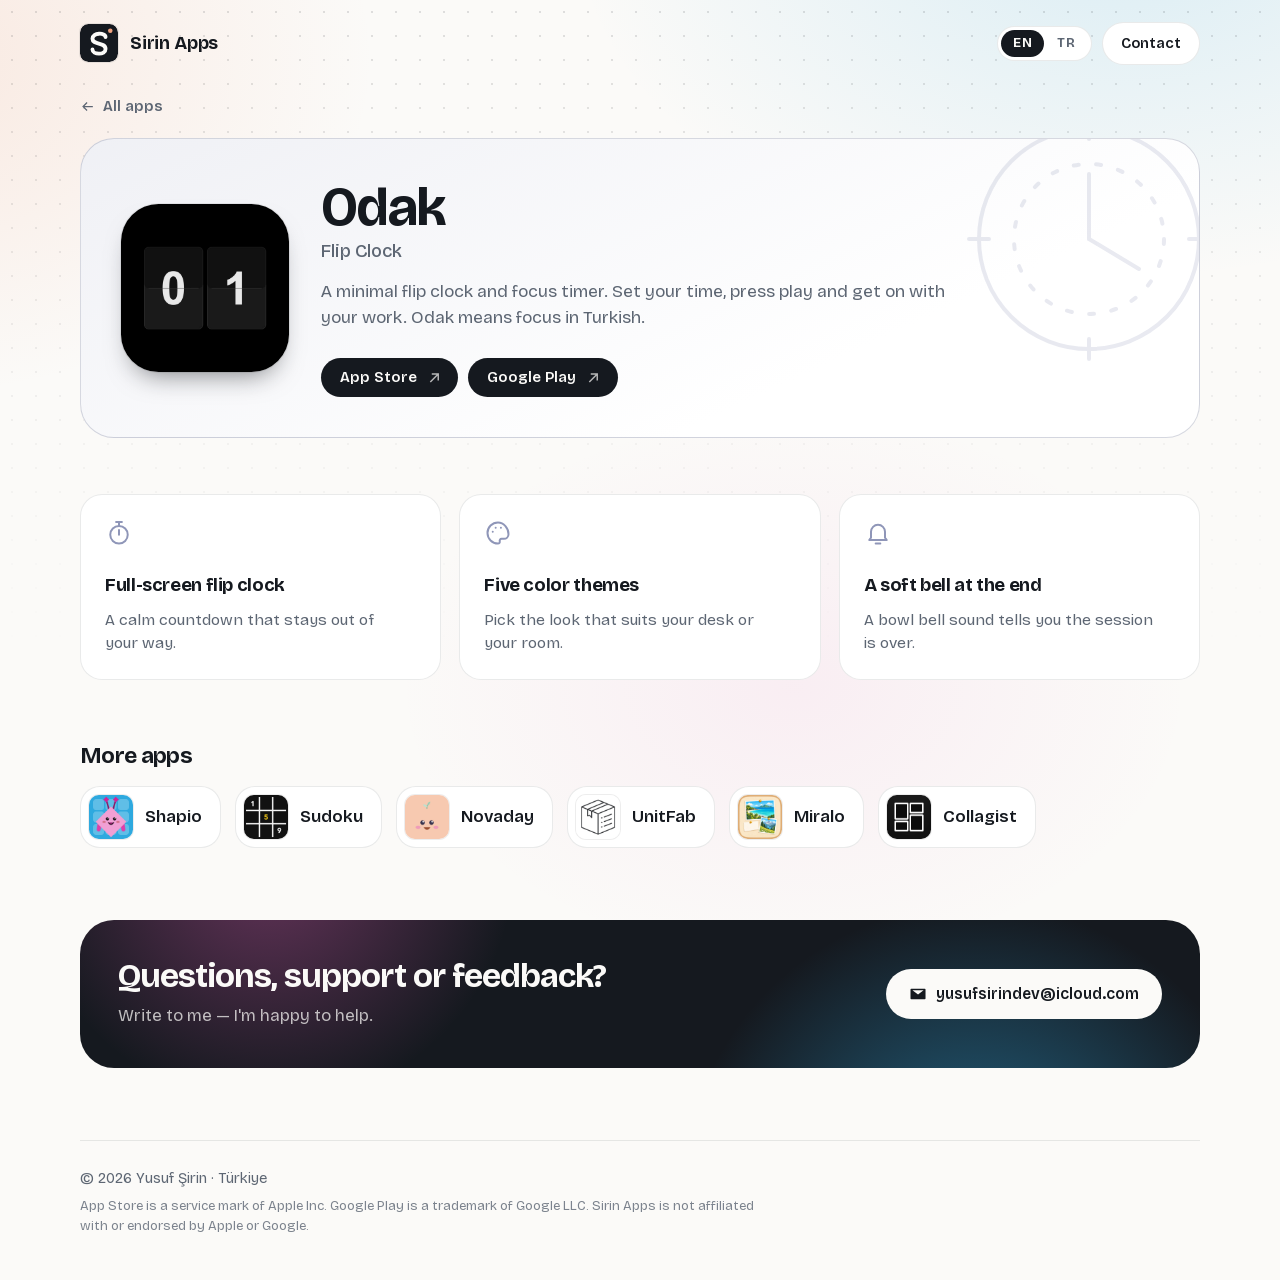
<file: odak/index.html>
<!DOCTYPE html>
<html lang="en">
<head>
  <meta charset="utf-8">
  <meta name="viewport" content="width=device-width, initial-scale=1">
  <title>Odak: Flip Clock — Sirin Apps</title>
  <meta name="description" content="A minimal flip clock and focus timer. Set your time, press play and get on with your work. Odak means focus in Turkish.">
  <link rel="canonical" href="https://yusufsirinn.github.io/odak/">
  <meta name="color-scheme" content="light dark">
  <meta name="theme-color" content="#fbfaf8" media="(prefers-color-scheme: light)">
  <meta name="theme-color" content="#0c0f14" media="(prefers-color-scheme: dark)">
  <meta property="og:type" content="website">
  <meta property="og:site_name" content="Sirin Apps">
  <meta property="og:title" content="Odak: Flip Clock — Sirin Apps">
  <meta property="og:description" content="A minimal flip clock and focus timer. Set your time, press play and get on with your work. Odak means focus in Turkish.">
  <meta property="og:url" content="https://yusufsirinn.github.io/odak/">
  <meta property="og:image" content="https://yusufsirinn.github.io/icons/odak.webp">
  <meta name="twitter:card" content="summary">
  <link rel="icon" href="data:image/svg+xml,%3Csvg%20xmlns=%22http://www.w3.org/2000/svg%22%20viewBox=%220%200%2064%2064%22%3E%3Crect%20width=%2264%22%20height=%2264%22%20rx=%2214%22%20fill=%22%2315191f%22/%3E%3Cpath%20d=%22M43%2022c0-8-22-8-22%203%200%2011%2022%205%2022%2017%200%2011-22%2010-22%201%22%20fill=%22none%22%20stroke=%22%23fbfaf8%22%20stroke-width=%226.5%22%20stroke-linecap=%22round%22/%3E%3Ccircle%20cx=%2251%22%20cy=%2211.5%22%20r=%223.8%22%20fill=%22%23f0a27f%22/%3E%3C/svg%3E">
  <link rel="preload" href="../fonts/bricolage-latin.woff2" as="font" type="font/woff2" crossorigin>
  <link rel="stylesheet" href="../assets/site.css">
  <script type="application/ld+json">{"@context": "https://schema.org", "@type": "MobileApplication", "name": "Odak", "description": "A minimal flip clock and focus timer. Set your time, press play and get on with your work. Odak means focus in Turkish.", "applicationCategory": "ProductivityApplication", "operatingSystem": "Android / iOS", "url": "https://yusufsirinn.github.io/odak/", "image": "https://yusufsirinn.github.io/icons/odak.webp", "author": {"@type": "Person", "name": "Yusuf Şirin"}}</script>
</head>
<body class="sub-page">
  <!--sprite-->
  <svg width="0" height="0" style="position:absolute" aria-hidden="true" focusable="false">
    <symbol id="i-arrow" viewBox="0 0 24 24"><path d="M8 6h10v10h-2V9.41l-9.3 9.3-1.42-1.42L14.59 8H8V6z"/></symbol>
    <symbol id="i-mail" viewBox="0 0 24 24"><path d="M3 5h18a1 1 0 0 1 1 1v12a1 1 0 0 1-1 1H3a1 1 0 0 1-1-1V6a1 1 0 0 1 1-1zm1.6 2 7.4 5.6L19.4 7H4.6z"/></symbol>
    <symbol id="i-trace" viewBox="0 0 24 24"><path d="M4 19c3-6 6-2 8-7s5-6 8-7"/><circle cx="20" cy="5" r="1.6"/></symbol>
    <symbol id="i-star" viewBox="0 0 24 24"><path d="M12 3l2.7 5.6 6.1.9-4.4 4.3 1 6.1L12 17l-5.4 2.9 1-6.1L3.2 9.5l6.1-.9z"/></symbol>
    <symbol id="i-grid" viewBox="0 0 24 24"><rect x="4" y="4" width="16" height="16" rx="2.5"/><path d="M4 9.3h16M4 14.7h16M9.3 4v16M14.7 4v16"/></symbol>
    <symbol id="i-bulb" viewBox="0 0 24 24"><path d="M9 18h6M10 21h4M12 3a6 6 0 0 0-3.5 10.9c.6.5 1 1.2 1 2.1h5c0-.9.4-1.6 1-2.1A6 6 0 0 0 12 3z"/></symbol>
    <symbol id="i-levels" viewBox="0 0 24 24"><path d="M5 20v-6M12 20V9M19 20V4"/></symbol>
    <symbol id="i-calendar" viewBox="0 0 24 24"><rect x="4" y="5" width="16" height="15" rx="3"/><path d="M4 10h16M8 3v4M16 3v4"/></symbol>
    <symbol id="i-widget" viewBox="0 0 24 24"><rect x="4" y="4" width="7" height="7" rx="2"/><rect x="13" y="4" width="7" height="7" rx="2"/><rect x="4" y="13" width="7" height="7" rx="2"/><rect x="13" y="13" width="7" height="7" rx="2"/></symbol>
    <symbol id="i-heart" viewBox="0 0 24 24"><path d="M12 20s-7-4.4-7-10a4 4 0 0 1 7-2.5A4 4 0 0 1 19 10c0 5.6-7 10-7 10z"/></symbol>
    <symbol id="i-timer" viewBox="0 0 24 24"><circle cx="12" cy="13.5" r="7.5"/><path d="M12 13.5V9.5M9.5 2.5h5M12 2.5v3.5"/></symbol>
    <symbol id="i-palette" viewBox="0 0 24 24"><path d="M12 3a9 9 0 1 0 0 18c1.1 0 1.8-.9 1.5-1.9-.3-1 .4-2.1 1.5-2.1H17a4 4 0 0 0 4-4c0-5-4-10-9-10z"/><path d="M7.5 11h.01M10 7.5h.01M14.5 7.5h.01"/></symbol>
    <symbol id="i-bell" viewBox="0 0 24 24"><path d="M6 16v-5a6 6 0 0 1 12 0v5l1.5 2h-15zM10 21h4"/></symbol>
    <symbol id="i-calc" viewBox="0 0 24 24"><rect x="5" y="3" width="14" height="18" rx="3"/><path d="M8.5 7.5h7M8.5 12h.01M12 12h.01M15.5 12h.01M8.5 16h.01M12 16h.01M15.5 16h.01"/></symbol>
    <symbol id="i-box" viewBox="0 0 24 24"><path d="M12 3l8 4v10l-8 4-8-4V7zM4 7l8 4 8-4M12 11v10"/></symbol>
    <symbol id="i-list" viewBox="0 0 24 24"><path d="M5 7h14M5 12h14M5 17h9"/></symbol>
    <symbol id="i-image" viewBox="0 0 24 24"><rect x="3" y="4" width="18" height="16" rx="3"/><circle cx="9" cy="10" r="1.8"/><path d="M21 16l-5-5-8 9"/></symbol>
    <symbol id="i-slides" viewBox="0 0 24 24"><rect x="3" y="6" width="9" height="12" rx="2"/><rect x="12" y="6" width="9" height="12" rx="2"/></symbol>
    <symbol id="i-strip" viewBox="0 0 24 24"><rect x="7" y="2.5" width="10" height="19" rx="2"/><path d="M7 8h10M7 12.5h10M7 17h10"/></symbol>
  </svg>
  <!--/sprite-->

  <div class="wrap">
    <header class="top">
      <a class="brand" href="../" aria-label="Sirin Apps"><span class="mark" aria-hidden="true"><svg viewBox="0 0 64 64"><rect width="64" height="64" rx="14" fill="#15191f"/><path d="M43 22c0-8-22-8-22 3 0 11 22 5 22 17 0 11-22 10-22 1" fill="none" stroke="#fbfaf8" stroke-width="6.5" stroke-linecap="round"/><circle cx="51" cy="11.5" r="3.8" fill="#f0a27f"/></svg></span>Sirin Apps</a>
      <div class="top-actions">
        <div class="lang" role="group" aria-label="Language">
          <button type="button" data-lang="en" lang="en" aria-label="English" aria-pressed="true">EN</button>
          <button type="button" data-lang="tr" lang="tr" aria-label="Türkçe" aria-pressed="false">TR</button>
        </div>
        <a class="btn ghost small" href="../#contact" data-i18n="nav.contact">Contact</a>
      </div>
    </header>

    <main id="top">
      <a class="crumb" href="../#apps"><svg class="i" aria-hidden="true"><use href="#i-arrow"/></svg><span data-i18n="page.back">All apps</span></a>

      <section class="page-hero rise" style="--accent:#8f96b8">
        <svg class="pat p-odak" viewBox="0 0 120 120" aria-hidden="true"><circle cx="60" cy="60" r="44"/><circle cx="60" cy="60" r="30" stroke-dasharray="2 7"/><path class="m1" d="M60 60V34"/><path class="m2" d="M60 60l20 12"/><path d="M60 12v8M60 100v8M12 60h8M100 60h8"/></svg>
        <img class="app-icon" src="../icons/odak.webp" width="168" height="168" alt="Odak icon" data-app="Odak">
        <div>
          <h1>Odak<span class="sr">: </span><span class="sub" data-i18n="odak.sub">Flip Clock</span></h1>
          <p class="lead" data-i18n="odak.lead">A minimal flip clock and focus timer. Set your time, press play and get on with your work. Odak means focus in Turkish.</p>
          <div class="stores">
            <a class="store" href="https://apps.apple.com/app/id6771885024" aria-label="Odak on App Store" data-app="Odak" data-store="appstore">App Store<svg class="i" aria-hidden="true"><use href="#i-arrow"/></svg></a>
                <a class="store" href="https://play.google.com/store/apps/details?id=com.odakapp.timer" aria-label="Odak on Google Play" data-app="Odak" data-store="play">Google Play<svg class="i" aria-hidden="true"><use href="#i-arrow"/></svg></a>
          </div>
        </div>
      </section>

      <section class="features rise" style="--accent:#8f96b8; --i:2">
        <div class="feat">
          <svg viewBox="0 0 24 24" aria-hidden="true"><use href="#i-timer"/></svg>
          <h3 data-i18n="odak.f1t">Full-screen flip clock</h3>
          <p data-i18n="odak.f1d">A calm countdown that stays out of your way.</p>
        </div>
        <div class="feat">
          <svg viewBox="0 0 24 24" aria-hidden="true"><use href="#i-palette"/></svg>
          <h3 data-i18n="odak.f2t">Five color themes</h3>
          <p data-i18n="odak.f2d">Pick the look that suits your desk or your room.</p>
        </div>
        <div class="feat">
          <svg viewBox="0 0 24 24" aria-hidden="true"><use href="#i-bell"/></svg>
          <h3 data-i18n="odak.f3t">A soft bell at the end</h3>
          <p data-i18n="odak.f3d">A bowl bell sound tells you the session is over.</p>
        </div>
      </section>

      <section class="others">
        <h2 data-i18n="page.others">More apps</h2>
        <ul>
          <li><a href="../shapio/"><img src="../icons/shapio.webp" width="44" height="44" alt="">Shapio</a></li>
          <li><a href="../sudoku/"><img src="../icons/sudoku.webp" width="44" height="44" alt="">Sudoku</a></li>
          <li><a href="../novaday/"><img src="../icons/novaday.webp" width="44" height="44" alt="">Novaday</a></li>
          <li><a href="../unitfab/"><img src="../icons/unitfab.webp" width="44" height="44" alt="">UnitFab</a></li>
          <li><a href="../miralo/"><img src="../icons/miralo.webp" width="44" height="44" alt="">Miralo</a></li>
          <li><a href="../collagist/"><img src="../icons/collagist.webp" width="44" height="44" alt="">Collagist</a></li>
        </ul>
      </section>

      <section id="contact">
        <div class="contact">
          <div>
            <h2 data-i18n="contact.title">Questions, support or feedback?</h2>
            <p data-i18n="contact.text">Write to me — I'm happy to help.</p>
          </div>
          <a class="btn" href="mailto:yusufsirindev@icloud.com"><svg class="i"><use href="#i-mail"/></svg>yusufsirindev@icloud.com</a>
        </div>
      </section>
    </main>

    <footer>
      <p>© 2026 Yusuf Şirin · Türkiye</p>
      <p class="legal" data-i18n="footer.legal">App Store is a service mark of Apple Inc. Google Play is a trademark of Google LLC. Sirin Apps is not affiliated with or endorsed by Apple or Google.</p>
    </footer>
  </div>
  <script>
    window.SIRIN_TR = {
        "nav.contact": "İletişim",
        "page.back": "Tüm uygulamalar",
        "page.others": "Diğer uygulamalar",
        "card.more": "Ayrıntılar",
        "contact.title": "Soru, destek ya da geri bildirim?",
        "contact.text": "Bana yazın, yardımcı olmaktan memnuniyet duyarım.",
        "footer.legal": "App Store, Apple Inc.'in hizmet markasıdır. Google Play, Google LLC'nin ticari markasıdır. Sirin Apps, Apple veya Google ile bağlantılı değildir ve bunlar tarafından onaylanmamıştır.",
        "odak.sub": "Flip Clock",
        "odak.lead": "Minimal bir flip saat ve odaklanma zamanlayıcısı. Süreni ayarla, başlat ve işine bak. Odak, Türkçede dikkatini bir noktaya vermek demektir.",
        "odak.f1t": "Tam ekran flip saat",
        "odak.f1d": "Seni rahatsız etmeyen sakin bir geri sayım.",
        "odak.f2t": "Beş renk teması",
        "odak.f2d": "Masana ya da odana uyan görünümü seç.",
        "odak.f3t": "Sonunda yumuşak bir çan",
        "odak.f3d": "Bir kase çanı sesi oturumun bittiğini haber verir."
      };
    window.SIRIN_META = {"desc": {"en": "A minimal flip clock and focus timer. Set your time, press play and get on with your work. Odak means focus in Turkish.", "tr": "Minimal bir flip saat ve odaklanma zamanlayıcısı. Süreni ayarla, başlat ve işine bak. Odak, Türkçede dikkatini bir noktaya vermek demektir."}, "title": {"en": "Odak: Flip Clock — Sirin Apps", "tr": "Odak: Flip Clock — Sirin Apps"}};
  </script>
  <script src="../assets/site.js"></script>
</body>
</html>
</file>
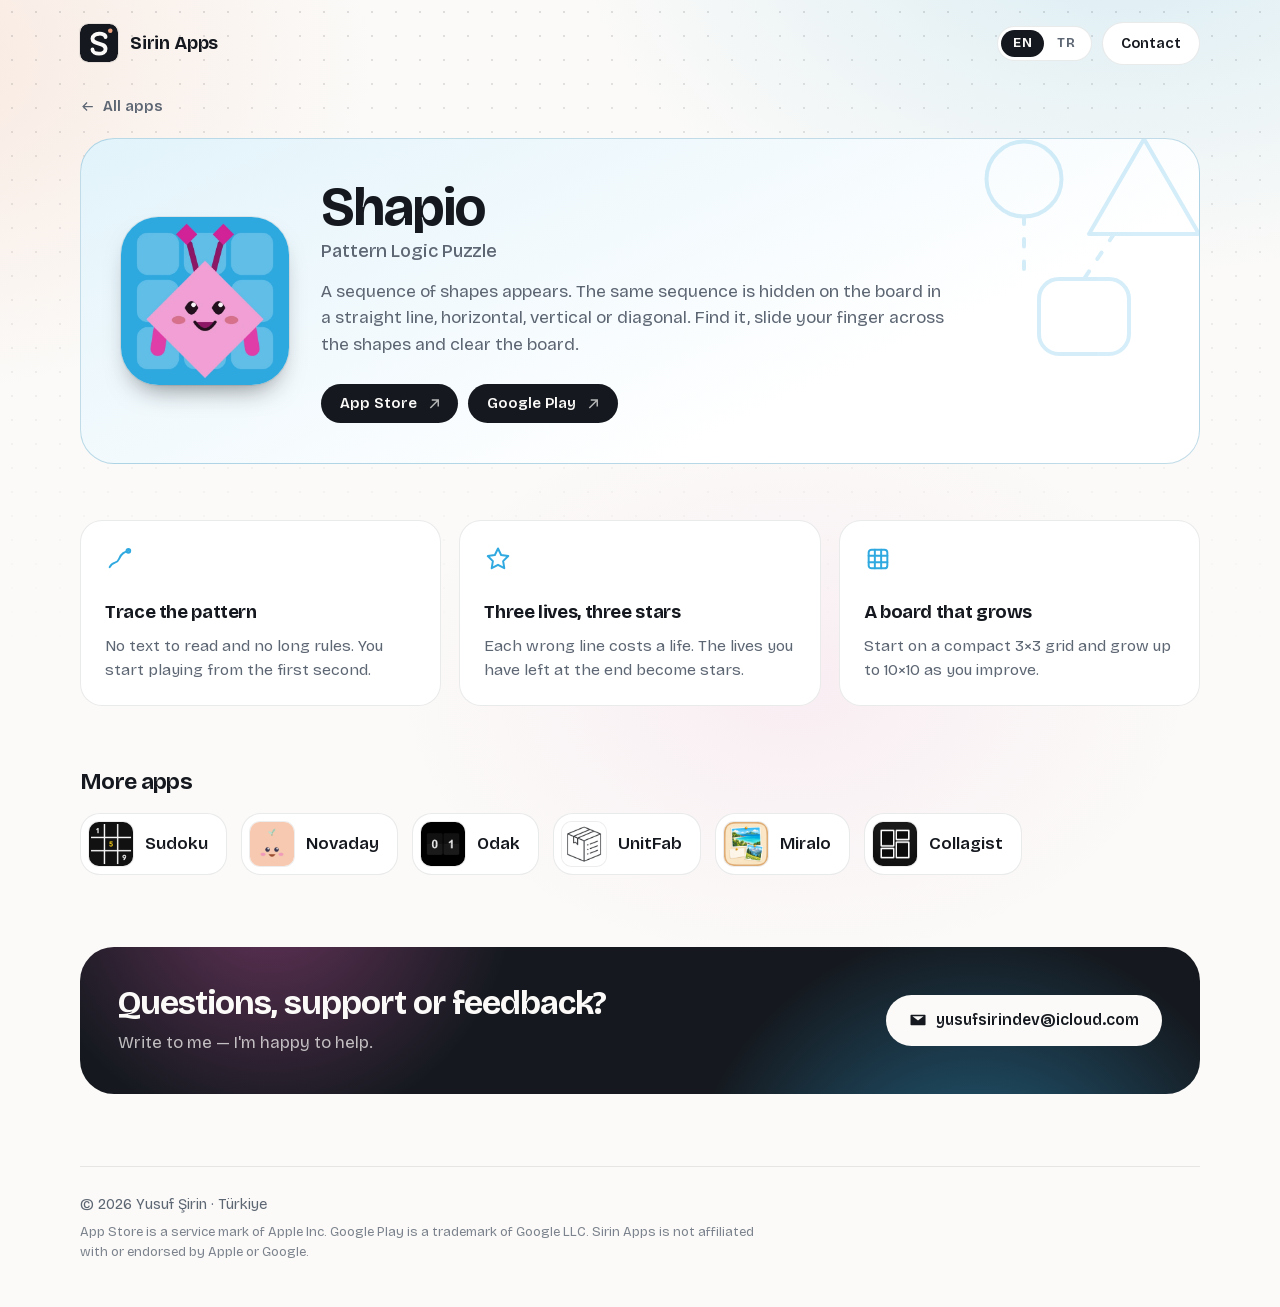
<file: shapio/index.html>
<!DOCTYPE html>
<html lang="en">
<head>
  <meta charset="utf-8">
  <meta name="viewport" content="width=device-width, initial-scale=1">
  <title>Shapio: Pattern Logic Puzzle — Sirin Apps</title>
  <meta name="description" content="A sequence of shapes appears. The same sequence is hidden on the board in a straight line, horizontal, vertical or diagonal. Find it, slide your finger across the shapes and clear the board.">
  <link rel="canonical" href="https://yusufsirinn.github.io/shapio/">
  <meta name="color-scheme" content="light dark">
  <meta name="theme-color" content="#fbfaf8" media="(prefers-color-scheme: light)">
  <meta name="theme-color" content="#0c0f14" media="(prefers-color-scheme: dark)">
  <meta property="og:type" content="website">
  <meta property="og:site_name" content="Sirin Apps">
  <meta property="og:title" content="Shapio: Pattern Logic Puzzle — Sirin Apps">
  <meta property="og:description" content="A sequence of shapes appears. The same sequence is hidden on the board in a straight line, horizontal, vertical or diagonal. Find it, slide your finger across the shapes and clear the board.">
  <meta property="og:url" content="https://yusufsirinn.github.io/shapio/">
  <meta property="og:image" content="https://yusufsirinn.github.io/icons/shapio.webp">
  <meta name="twitter:card" content="summary">
  <link rel="icon" href="data:image/svg+xml,%3Csvg%20xmlns=%22http://www.w3.org/2000/svg%22%20viewBox=%220%200%2064%2064%22%3E%3Crect%20width=%2264%22%20height=%2264%22%20rx=%2214%22%20fill=%22%2315191f%22/%3E%3Cpath%20d=%22M43%2022c0-8-22-8-22%203%200%2011%2022%205%2022%2017%200%2011-22%2010-22%201%22%20fill=%22none%22%20stroke=%22%23fbfaf8%22%20stroke-width=%226.5%22%20stroke-linecap=%22round%22/%3E%3Ccircle%20cx=%2251%22%20cy=%2211.5%22%20r=%223.8%22%20fill=%22%23f0a27f%22/%3E%3C/svg%3E">
  <link rel="preload" href="../fonts/bricolage-latin.woff2" as="font" type="font/woff2" crossorigin>
  <link rel="stylesheet" href="../assets/site.css">
  <script type="application/ld+json">{"@context": "https://schema.org", "@type": "MobileApplication", "name": "Shapio", "description": "A sequence of shapes appears. The same sequence is hidden on the board in a straight line, horizontal, vertical or diagonal. Find it, slide your finger across the shapes and clear the board.", "applicationCategory": "GameApplication", "operatingSystem": "Android / iOS", "url": "https://yusufsirinn.github.io/shapio/", "image": "https://yusufsirinn.github.io/icons/shapio.webp", "author": {"@type": "Person", "name": "Yusuf Şirin"}}</script>
</head>
<body class="sub-page">
  <!--sprite-->
  <svg width="0" height="0" style="position:absolute" aria-hidden="true" focusable="false">
    <symbol id="i-arrow" viewBox="0 0 24 24"><path d="M8 6h10v10h-2V9.41l-9.3 9.3-1.42-1.42L14.59 8H8V6z"/></symbol>
    <symbol id="i-mail" viewBox="0 0 24 24"><path d="M3 5h18a1 1 0 0 1 1 1v12a1 1 0 0 1-1 1H3a1 1 0 0 1-1-1V6a1 1 0 0 1 1-1zm1.6 2 7.4 5.6L19.4 7H4.6z"/></symbol>
    <symbol id="i-trace" viewBox="0 0 24 24"><path d="M4 19c3-6 6-2 8-7s5-6 8-7"/><circle cx="20" cy="5" r="1.6"/></symbol>
    <symbol id="i-star" viewBox="0 0 24 24"><path d="M12 3l2.7 5.6 6.1.9-4.4 4.3 1 6.1L12 17l-5.4 2.9 1-6.1L3.2 9.5l6.1-.9z"/></symbol>
    <symbol id="i-grid" viewBox="0 0 24 24"><rect x="4" y="4" width="16" height="16" rx="2.5"/><path d="M4 9.3h16M4 14.7h16M9.3 4v16M14.7 4v16"/></symbol>
    <symbol id="i-bulb" viewBox="0 0 24 24"><path d="M9 18h6M10 21h4M12 3a6 6 0 0 0-3.5 10.9c.6.5 1 1.2 1 2.1h5c0-.9.4-1.6 1-2.1A6 6 0 0 0 12 3z"/></symbol>
    <symbol id="i-levels" viewBox="0 0 24 24"><path d="M5 20v-6M12 20V9M19 20V4"/></symbol>
    <symbol id="i-calendar" viewBox="0 0 24 24"><rect x="4" y="5" width="16" height="15" rx="3"/><path d="M4 10h16M8 3v4M16 3v4"/></symbol>
    <symbol id="i-widget" viewBox="0 0 24 24"><rect x="4" y="4" width="7" height="7" rx="2"/><rect x="13" y="4" width="7" height="7" rx="2"/><rect x="4" y="13" width="7" height="7" rx="2"/><rect x="13" y="13" width="7" height="7" rx="2"/></symbol>
    <symbol id="i-heart" viewBox="0 0 24 24"><path d="M12 20s-7-4.4-7-10a4 4 0 0 1 7-2.5A4 4 0 0 1 19 10c0 5.6-7 10-7 10z"/></symbol>
    <symbol id="i-timer" viewBox="0 0 24 24"><circle cx="12" cy="13.5" r="7.5"/><path d="M12 13.5V9.5M9.5 2.5h5M12 2.5v3.5"/></symbol>
    <symbol id="i-palette" viewBox="0 0 24 24"><path d="M12 3a9 9 0 1 0 0 18c1.1 0 1.8-.9 1.5-1.9-.3-1 .4-2.1 1.5-2.1H17a4 4 0 0 0 4-4c0-5-4-10-9-10z"/><path d="M7.5 11h.01M10 7.5h.01M14.5 7.5h.01"/></symbol>
    <symbol id="i-bell" viewBox="0 0 24 24"><path d="M6 16v-5a6 6 0 0 1 12 0v5l1.5 2h-15zM10 21h4"/></symbol>
    <symbol id="i-calc" viewBox="0 0 24 24"><rect x="5" y="3" width="14" height="18" rx="3"/><path d="M8.5 7.5h7M8.5 12h.01M12 12h.01M15.5 12h.01M8.5 16h.01M12 16h.01M15.5 16h.01"/></symbol>
    <symbol id="i-box" viewBox="0 0 24 24"><path d="M12 3l8 4v10l-8 4-8-4V7zM4 7l8 4 8-4M12 11v10"/></symbol>
    <symbol id="i-list" viewBox="0 0 24 24"><path d="M5 7h14M5 12h14M5 17h9"/></symbol>
    <symbol id="i-image" viewBox="0 0 24 24"><rect x="3" y="4" width="18" height="16" rx="3"/><circle cx="9" cy="10" r="1.8"/><path d="M21 16l-5-5-8 9"/></symbol>
    <symbol id="i-slides" viewBox="0 0 24 24"><rect x="3" y="6" width="9" height="12" rx="2"/><rect x="12" y="6" width="9" height="12" rx="2"/></symbol>
    <symbol id="i-strip" viewBox="0 0 24 24"><rect x="7" y="2.5" width="10" height="19" rx="2"/><path d="M7 8h10M7 12.5h10M7 17h10"/></symbol>
  </svg>
  <!--/sprite-->

  <div class="wrap">
    <header class="top">
      <a class="brand" href="../" aria-label="Sirin Apps"><span class="mark" aria-hidden="true"><svg viewBox="0 0 64 64"><rect width="64" height="64" rx="14" fill="#15191f"/><path d="M43 22c0-8-22-8-22 3 0 11 22 5 22 17 0 11-22 10-22 1" fill="none" stroke="#fbfaf8" stroke-width="6.5" stroke-linecap="round"/><circle cx="51" cy="11.5" r="3.8" fill="#f0a27f"/></svg></span>Sirin Apps</a>
      <div class="top-actions">
        <div class="lang" role="group" aria-label="Language">
          <button type="button" data-lang="en" lang="en" aria-label="English" aria-pressed="true">EN</button>
          <button type="button" data-lang="tr" lang="tr" aria-label="Türkçe" aria-pressed="false">TR</button>
        </div>
        <a class="btn ghost small" href="../#contact" data-i18n="nav.contact">Contact</a>
      </div>
    </header>

    <main id="top">
      <a class="crumb" href="../#apps"><svg class="i" aria-hidden="true"><use href="#i-arrow"/></svg><span data-i18n="page.back">All apps</span></a>

      <section class="page-hero rise" style="--accent:#2fa9e0">
        <svg class="pat p-shapio" viewBox="0 0 120 120" aria-hidden="true"><circle class="m1" cx="34" cy="36" r="15"/><path class="m2" d="M82 20l22 38H60z"/><rect class="m3" x="40" y="76" width="36" height="30" rx="8"/><path d="M34 51v25M70 58l-12 18" stroke-dasharray="3 6"/></svg>
        <img class="app-icon" src="../icons/shapio.webp" width="168" height="168" alt="Shapio icon" data-app="Shapio">
        <div>
          <h1>Shapio<span class="sr">: </span><span class="sub" data-i18n="shapio.sub">Pattern Logic Puzzle</span></h1>
          <p class="lead" data-i18n="shapio.lead">A sequence of shapes appears. The same sequence is hidden on the board in a straight line, horizontal, vertical or diagonal. Find it, slide your finger across the shapes and clear the board.</p>
          <div class="stores">
            <a class="store" href="https://apps.apple.com/app/id6803520460" aria-label="Shapio on App Store" data-app="Shapio" data-store="appstore">App Store<svg class="i" aria-hidden="true"><use href="#i-arrow"/></svg></a>
                <a class="store" href="https://play.google.com/store/apps/details?id=com.shapio.app" aria-label="Shapio on Google Play" data-app="Shapio" data-store="play">Google Play<svg class="i" aria-hidden="true"><use href="#i-arrow"/></svg></a>
          </div>
        </div>
      </section>

      <section class="features rise" style="--accent:#2fa9e0; --i:2">
        <div class="feat">
          <svg viewBox="0 0 24 24" aria-hidden="true"><use href="#i-trace"/></svg>
          <h3 data-i18n="shapio.f1t">Trace the pattern</h3>
          <p data-i18n="shapio.f1d">No text to read and no long rules. You start playing from the first second.</p>
        </div>
        <div class="feat">
          <svg viewBox="0 0 24 24" aria-hidden="true"><use href="#i-star"/></svg>
          <h3 data-i18n="shapio.f2t">Three lives, three stars</h3>
          <p data-i18n="shapio.f2d">Each wrong line costs a life. The lives you have left at the end become stars.</p>
        </div>
        <div class="feat">
          <svg viewBox="0 0 24 24" aria-hidden="true"><use href="#i-grid"/></svg>
          <h3 data-i18n="shapio.f3t">A board that grows</h3>
          <p data-i18n="shapio.f3d">Start on a compact 3×3 grid and grow up to 10×10 as you improve.</p>
        </div>
      </section>

      <section class="others">
        <h2 data-i18n="page.others">More apps</h2>
        <ul>
          <li><a href="../sudoku/"><img src="../icons/sudoku.webp" width="44" height="44" alt="">Sudoku</a></li>
          <li><a href="../novaday/"><img src="../icons/novaday.webp" width="44" height="44" alt="">Novaday</a></li>
          <li><a href="../odak/"><img src="../icons/odak.webp" width="44" height="44" alt="">Odak</a></li>
          <li><a href="../unitfab/"><img src="../icons/unitfab.webp" width="44" height="44" alt="">UnitFab</a></li>
          <li><a href="../miralo/"><img src="../icons/miralo.webp" width="44" height="44" alt="">Miralo</a></li>
          <li><a href="../collagist/"><img src="../icons/collagist.webp" width="44" height="44" alt="">Collagist</a></li>
        </ul>
      </section>

      <section id="contact">
        <div class="contact">
          <div>
            <h2 data-i18n="contact.title">Questions, support or feedback?</h2>
            <p data-i18n="contact.text">Write to me — I'm happy to help.</p>
          </div>
          <a class="btn" href="mailto:yusufsirindev@icloud.com"><svg class="i"><use href="#i-mail"/></svg>yusufsirindev@icloud.com</a>
        </div>
      </section>
    </main>

    <footer>
      <p>© 2026 Yusuf Şirin · Türkiye</p>
      <p class="legal" data-i18n="footer.legal">App Store is a service mark of Apple Inc. Google Play is a trademark of Google LLC. Sirin Apps is not affiliated with or endorsed by Apple or Google.</p>
    </footer>
  </div>
  <script>
    window.SIRIN_TR = {
        "nav.contact": "İletişim",
        "page.back": "Tüm uygulamalar",
        "page.others": "Diğer uygulamalar",
        "card.more": "Ayrıntılar",
        "contact.title": "Soru, destek ya da geri bildirim?",
        "contact.text": "Bana yazın, yardımcı olmaktan memnuniyet duyarım.",
        "footer.legal": "App Store, Apple Inc.'in hizmet markasıdır. Google Play, Google LLC'nin ticari markasıdır. Sirin Apps, Apple veya Google ile bağlantılı değildir ve bunlar tarafından onaylanmamıştır.",
        "shapio.sub": "Zeka & Mantık Bulmaca",
        "shapio.lead": "Bir şekil dizisi görünür. Aynı dizi tahtada düz bir çizgide saklanır: yatay, dikey ya da çapraz. Onu bul, parmağını şekillerin üzerinde kaydır ve tahtayı temizle.",
        "shapio.f1t": "Deseni izle",
        "shapio.f1d": "Okunacak metin ve uzun kurallar yok. İlk saniyeden oynamaya başlarsın.",
        "shapio.f2t": "Üç can, üç yıldız",
        "shapio.f2d": "Her yanlış çizgi bir can götürür. Sonda kalan canlar yıldıza dönüşür.",
        "shapio.f3t": "Seninle büyüyen tahta",
        "shapio.f3d": "3×3'lük küçük bir tahtayla başla, ilerledikçe 10×10'a kadar büyür."
      };
    window.SIRIN_META = {"desc": {"en": "A sequence of shapes appears. The same sequence is hidden on the board in a straight line, horizontal, vertical or diagonal. Find it, slide your finger across the shapes and clear the board.", "tr": "Bir şekil dizisi görünür. Aynı dizi tahtada düz bir çizgide saklanır: yatay, dikey ya da çapraz. Onu bul, parmağını şekillerin üzerinde kaydır ve tahtayı temizle."}, "title": {"en": "Shapio: Pattern Logic Puzzle — Sirin Apps", "tr": "Shapio: Zeka & Mantık Bulmaca — Sirin Apps"}};
  </script>
  <script src="../assets/site.js"></script>
</body>
</html>
</file>
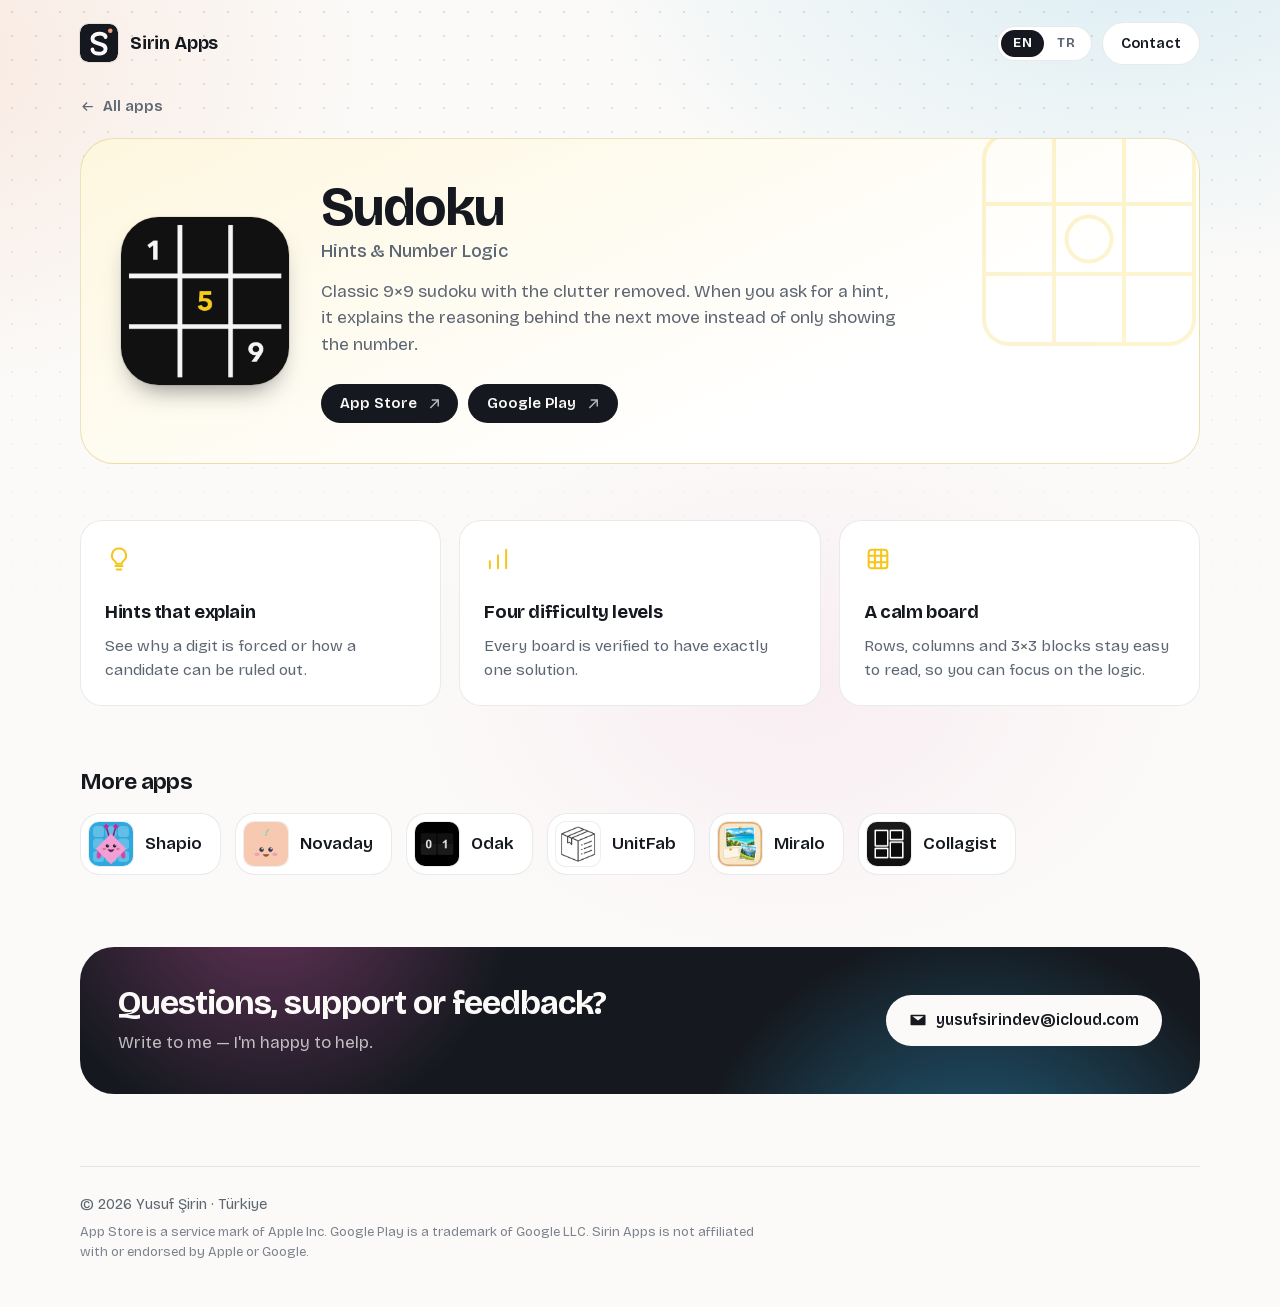
<file: sudoku/index.html>
<!DOCTYPE html>
<html lang="en">
<head>
  <meta charset="utf-8">
  <meta name="viewport" content="width=device-width, initial-scale=1">
  <title>Sudoku: Hints &amp; Number Logic — Sirin Apps</title>
  <meta name="description" content="Classic 9×9 sudoku with the clutter removed. When you ask for a hint, it explains the reasoning behind the next move instead of only showing the number.">
  <link rel="canonical" href="https://yusufsirinn.github.io/sudoku/">
  <meta name="color-scheme" content="light dark">
  <meta name="theme-color" content="#fbfaf8" media="(prefers-color-scheme: light)">
  <meta name="theme-color" content="#0c0f14" media="(prefers-color-scheme: dark)">
  <meta property="og:type" content="website">
  <meta property="og:site_name" content="Sirin Apps">
  <meta property="og:title" content="Sudoku: Hints &amp; Number Logic — Sirin Apps">
  <meta property="og:description" content="Classic 9×9 sudoku with the clutter removed. When you ask for a hint, it explains the reasoning behind the next move instead of only showing the number.">
  <meta property="og:url" content="https://yusufsirinn.github.io/sudoku/">
  <meta property="og:image" content="https://yusufsirinn.github.io/icons/sudoku.webp">
  <meta name="twitter:card" content="summary">
  <link rel="icon" href="data:image/svg+xml,%3Csvg%20xmlns=%22http://www.w3.org/2000/svg%22%20viewBox=%220%200%2064%2064%22%3E%3Crect%20width=%2264%22%20height=%2264%22%20rx=%2214%22%20fill=%22%2315191f%22/%3E%3Cpath%20d=%22M43%2022c0-8-22-8-22%203%200%2011%2022%205%2022%2017%200%2011-22%2010-22%201%22%20fill=%22none%22%20stroke=%22%23fbfaf8%22%20stroke-width=%226.5%22%20stroke-linecap=%22round%22/%3E%3Ccircle%20cx=%2251%22%20cy=%2211.5%22%20r=%223.8%22%20fill=%22%23f0a27f%22/%3E%3C/svg%3E">
  <link rel="preload" href="../fonts/bricolage-latin.woff2" as="font" type="font/woff2" crossorigin>
  <link rel="stylesheet" href="../assets/site.css">
  <script type="application/ld+json">{"@context": "https://schema.org", "@type": "MobileApplication", "name": "Sudoku", "description": "Classic 9×9 sudoku with the clutter removed. When you ask for a hint, it explains the reasoning behind the next move instead of only showing the number.", "applicationCategory": "GameApplication", "operatingSystem": "Android / iOS", "url": "https://yusufsirinn.github.io/sudoku/", "image": "https://yusufsirinn.github.io/icons/sudoku.webp", "author": {"@type": "Person", "name": "Yusuf Şirin"}}</script>
</head>
<body class="sub-page">
  <!--sprite-->
  <svg width="0" height="0" style="position:absolute" aria-hidden="true" focusable="false">
    <symbol id="i-arrow" viewBox="0 0 24 24"><path d="M8 6h10v10h-2V9.41l-9.3 9.3-1.42-1.42L14.59 8H8V6z"/></symbol>
    <symbol id="i-mail" viewBox="0 0 24 24"><path d="M3 5h18a1 1 0 0 1 1 1v12a1 1 0 0 1-1 1H3a1 1 0 0 1-1-1V6a1 1 0 0 1 1-1zm1.6 2 7.4 5.6L19.4 7H4.6z"/></symbol>
    <symbol id="i-trace" viewBox="0 0 24 24"><path d="M4 19c3-6 6-2 8-7s5-6 8-7"/><circle cx="20" cy="5" r="1.6"/></symbol>
    <symbol id="i-star" viewBox="0 0 24 24"><path d="M12 3l2.7 5.6 6.1.9-4.4 4.3 1 6.1L12 17l-5.4 2.9 1-6.1L3.2 9.5l6.1-.9z"/></symbol>
    <symbol id="i-grid" viewBox="0 0 24 24"><rect x="4" y="4" width="16" height="16" rx="2.5"/><path d="M4 9.3h16M4 14.7h16M9.3 4v16M14.7 4v16"/></symbol>
    <symbol id="i-bulb" viewBox="0 0 24 24"><path d="M9 18h6M10 21h4M12 3a6 6 0 0 0-3.5 10.9c.6.5 1 1.2 1 2.1h5c0-.9.4-1.6 1-2.1A6 6 0 0 0 12 3z"/></symbol>
    <symbol id="i-levels" viewBox="0 0 24 24"><path d="M5 20v-6M12 20V9M19 20V4"/></symbol>
    <symbol id="i-calendar" viewBox="0 0 24 24"><rect x="4" y="5" width="16" height="15" rx="3"/><path d="M4 10h16M8 3v4M16 3v4"/></symbol>
    <symbol id="i-widget" viewBox="0 0 24 24"><rect x="4" y="4" width="7" height="7" rx="2"/><rect x="13" y="4" width="7" height="7" rx="2"/><rect x="4" y="13" width="7" height="7" rx="2"/><rect x="13" y="13" width="7" height="7" rx="2"/></symbol>
    <symbol id="i-heart" viewBox="0 0 24 24"><path d="M12 20s-7-4.4-7-10a4 4 0 0 1 7-2.5A4 4 0 0 1 19 10c0 5.6-7 10-7 10z"/></symbol>
    <symbol id="i-timer" viewBox="0 0 24 24"><circle cx="12" cy="13.5" r="7.5"/><path d="M12 13.5V9.5M9.5 2.5h5M12 2.5v3.5"/></symbol>
    <symbol id="i-palette" viewBox="0 0 24 24"><path d="M12 3a9 9 0 1 0 0 18c1.1 0 1.8-.9 1.5-1.9-.3-1 .4-2.1 1.5-2.1H17a4 4 0 0 0 4-4c0-5-4-10-9-10z"/><path d="M7.5 11h.01M10 7.5h.01M14.5 7.5h.01"/></symbol>
    <symbol id="i-bell" viewBox="0 0 24 24"><path d="M6 16v-5a6 6 0 0 1 12 0v5l1.5 2h-15zM10 21h4"/></symbol>
    <symbol id="i-calc" viewBox="0 0 24 24"><rect x="5" y="3" width="14" height="18" rx="3"/><path d="M8.5 7.5h7M8.5 12h.01M12 12h.01M15.5 12h.01M8.5 16h.01M12 16h.01M15.5 16h.01"/></symbol>
    <symbol id="i-box" viewBox="0 0 24 24"><path d="M12 3l8 4v10l-8 4-8-4V7zM4 7l8 4 8-4M12 11v10"/></symbol>
    <symbol id="i-list" viewBox="0 0 24 24"><path d="M5 7h14M5 12h14M5 17h9"/></symbol>
    <symbol id="i-image" viewBox="0 0 24 24"><rect x="3" y="4" width="18" height="16" rx="3"/><circle cx="9" cy="10" r="1.8"/><path d="M21 16l-5-5-8 9"/></symbol>
    <symbol id="i-slides" viewBox="0 0 24 24"><rect x="3" y="6" width="9" height="12" rx="2"/><rect x="12" y="6" width="9" height="12" rx="2"/></symbol>
    <symbol id="i-strip" viewBox="0 0 24 24"><rect x="7" y="2.5" width="10" height="19" rx="2"/><path d="M7 8h10M7 12.5h10M7 17h10"/></symbol>
  </svg>
  <!--/sprite-->

  <div class="wrap">
    <header class="top">
      <a class="brand" href="../" aria-label="Sirin Apps"><span class="mark" aria-hidden="true"><svg viewBox="0 0 64 64"><rect width="64" height="64" rx="14" fill="#15191f"/><path d="M43 22c0-8-22-8-22 3 0 11 22 5 22 17 0 11-22 10-22 1" fill="none" stroke="#fbfaf8" stroke-width="6.5" stroke-linecap="round"/><circle cx="51" cy="11.5" r="3.8" fill="#f0a27f"/></svg></span>Sirin Apps</a>
      <div class="top-actions">
        <div class="lang" role="group" aria-label="Language">
          <button type="button" data-lang="en" lang="en" aria-label="English" aria-pressed="true">EN</button>
          <button type="button" data-lang="tr" lang="tr" aria-label="Türkçe" aria-pressed="false">TR</button>
        </div>
        <a class="btn ghost small" href="../#contact" data-i18n="nav.contact">Contact</a>
      </div>
    </header>

    <main id="top">
      <a class="crumb" href="../#apps"><svg class="i" aria-hidden="true"><use href="#i-arrow"/></svg><span data-i18n="page.back">All apps</span></a>

      <section class="page-hero rise" style="--accent:#f5c518">
        <svg class="pat p-sudoku" viewBox="0 0 120 120" aria-hidden="true"><rect x="18" y="18" width="84" height="84" rx="10"/><path d="M46 18v84M74 18v84M18 46h84M18 74h84"/><circle class="m1" cx="60" cy="60" r="9"/></svg>
        <img class="app-icon" src="../icons/sudoku.webp" width="168" height="168" alt="Sudoku icon" data-app="Sudoku">
        <div>
          <h1>Sudoku<span class="sr">: </span><span class="sub" data-i18n="sudoku.sub">Hints &amp; Number Logic</span></h1>
          <p class="lead" data-i18n="sudoku.lead">Classic 9×9 sudoku with the clutter removed. When you ask for a hint, it explains the reasoning behind the next move instead of only showing the number.</p>
          <div class="stores">
            <a class="store" href="https://apps.apple.com/app/id6769049219" aria-label="Sudoku on App Store" data-app="Sudoku" data-store="appstore">App Store<svg class="i" aria-hidden="true"><use href="#i-arrow"/></svg></a>
                <a class="store" href="https://play.google.com/store/apps/details?id=com.minimalsudoku.app" aria-label="Sudoku on Google Play" data-app="Sudoku" data-store="play">Google Play<svg class="i" aria-hidden="true"><use href="#i-arrow"/></svg></a>
          </div>
        </div>
      </section>

      <section class="features rise" style="--accent:#f5c518; --i:2">
        <div class="feat">
          <svg viewBox="0 0 24 24" aria-hidden="true"><use href="#i-bulb"/></svg>
          <h3 data-i18n="sudoku.f1t">Hints that explain</h3>
          <p data-i18n="sudoku.f1d">See why a digit is forced or how a candidate can be ruled out.</p>
        </div>
        <div class="feat">
          <svg viewBox="0 0 24 24" aria-hidden="true"><use href="#i-levels"/></svg>
          <h3 data-i18n="sudoku.f2t">Four difficulty levels</h3>
          <p data-i18n="sudoku.f2d">Every board is verified to have exactly one solution.</p>
        </div>
        <div class="feat">
          <svg viewBox="0 0 24 24" aria-hidden="true"><use href="#i-grid"/></svg>
          <h3 data-i18n="sudoku.f3t">A calm board</h3>
          <p data-i18n="sudoku.f3d">Rows, columns and 3×3 blocks stay easy to read, so you can focus on the logic.</p>
        </div>
      </section>

      <section class="others">
        <h2 data-i18n="page.others">More apps</h2>
        <ul>
          <li><a href="../shapio/"><img src="../icons/shapio.webp" width="44" height="44" alt="">Shapio</a></li>
          <li><a href="../novaday/"><img src="../icons/novaday.webp" width="44" height="44" alt="">Novaday</a></li>
          <li><a href="../odak/"><img src="../icons/odak.webp" width="44" height="44" alt="">Odak</a></li>
          <li><a href="../unitfab/"><img src="../icons/unitfab.webp" width="44" height="44" alt="">UnitFab</a></li>
          <li><a href="../miralo/"><img src="../icons/miralo.webp" width="44" height="44" alt="">Miralo</a></li>
          <li><a href="../collagist/"><img src="../icons/collagist.webp" width="44" height="44" alt="">Collagist</a></li>
        </ul>
      </section>

      <section id="contact">
        <div class="contact">
          <div>
            <h2 data-i18n="contact.title">Questions, support or feedback?</h2>
            <p data-i18n="contact.text">Write to me — I'm happy to help.</p>
          </div>
          <a class="btn" href="mailto:yusufsirindev@icloud.com"><svg class="i"><use href="#i-mail"/></svg>yusufsirindev@icloud.com</a>
        </div>
      </section>
    </main>

    <footer>
      <p>© 2026 Yusuf Şirin · Türkiye</p>
      <p class="legal" data-i18n="footer.legal">App Store is a service mark of Apple Inc. Google Play is a trademark of Google LLC. Sirin Apps is not affiliated with or endorsed by Apple or Google.</p>
    </footer>
  </div>
  <script>
    window.SIRIN_TR = {
        "nav.contact": "İletişim",
        "page.back": "Tüm uygulamalar",
        "page.others": "Diğer uygulamalar",
        "card.more": "Ayrıntılar",
        "contact.title": "Soru, destek ya da geri bildirim?",
        "contact.text": "Bana yazın, yardımcı olmaktan memnuniyet duyarım.",
        "footer.legal": "App Store, Apple Inc.'in hizmet markasıdır. Google Play, Google LLC'nin ticari markasıdır. Sirin Apps, Apple veya Google ile bağlantılı değildir ve bunlar tarafından onaylanmamıştır.",
        "sudoku.sub": "İpucu & Sayı Mantığı",
        "sudoku.lead": "Gereksiz ayrıntıdan arındırılmış klasik 9×9 sudoku. İpucu istediğinde yalnızca sayıyı göstermez, bir sonraki hamlenin mantığını anlatır.",
        "sudoku.f1t": "Açıklayan ipuçları",
        "sudoku.f1d": "Bir rakamın neden zorunlu olduğunu ya da bir adayın nasıl elendiğini gör.",
        "sudoku.f2t": "Dört zorluk seviyesi",
        "sudoku.f2d": "Her tahtanın tam olarak tek bir çözümü olduğu doğrulanır.",
        "sudoku.f3t": "Sakin bir tahta",
        "sudoku.f3d": "Satırlar, sütunlar ve 3×3 bloklar kolay okunur; mantığa odaklanabilirsin."
      };
    window.SIRIN_META = {"desc": {"en": "Classic 9×9 sudoku with the clutter removed. When you ask for a hint, it explains the reasoning behind the next move instead of only showing the number.", "tr": "Gereksiz ayrıntıdan arındırılmış klasik 9×9 sudoku. İpucu istediğinde yalnızca sayıyı göstermez, bir sonraki hamlenin mantığını anlatır."}, "title": {"en": "Sudoku: Hints & Number Logic — Sirin Apps", "tr": "Sudoku: İpucu & Sayı Mantığı — Sirin Apps"}};
  </script>
  <script src="../assets/site.js"></script>
</body>
</html>
</file>
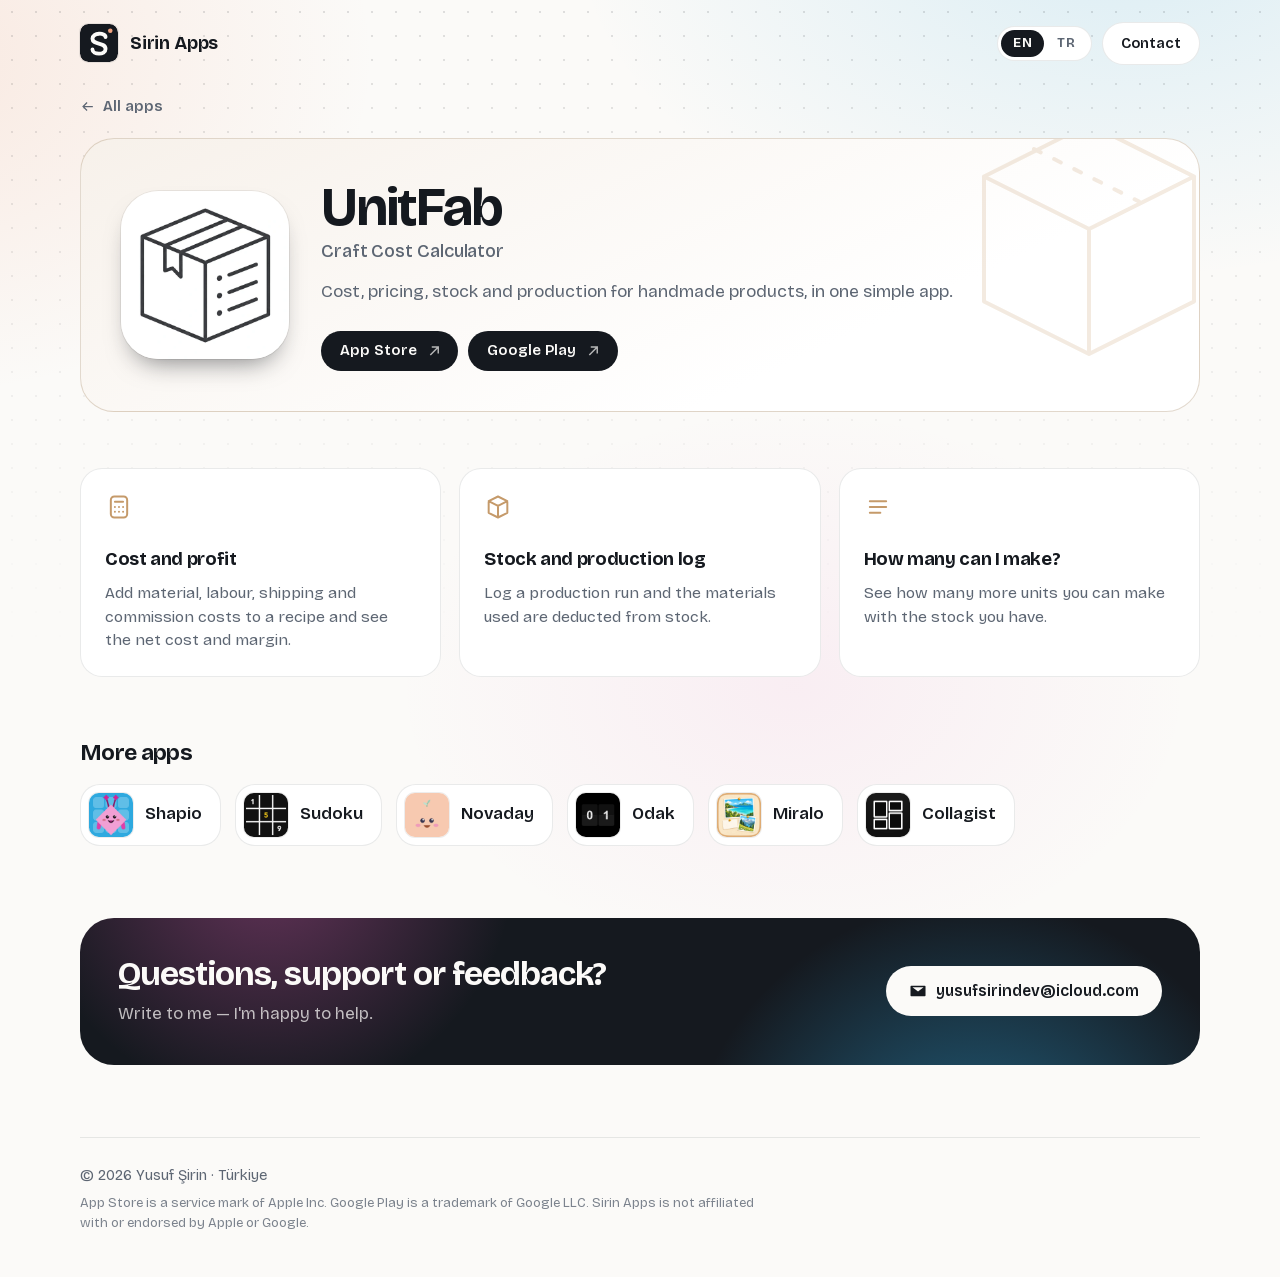
<file: unitfab/index.html>
<!DOCTYPE html>
<html lang="en">
<head>
  <meta charset="utf-8">
  <meta name="viewport" content="width=device-width, initial-scale=1">
  <title>UnitFab: Craft Cost Calculator — Sirin Apps</title>
  <meta name="description" content="Cost, pricing, stock and production for handmade products, in one simple app.">
  <link rel="canonical" href="https://yusufsirinn.github.io/unitfab/">
  <meta name="color-scheme" content="light dark">
  <meta name="theme-color" content="#fbfaf8" media="(prefers-color-scheme: light)">
  <meta name="theme-color" content="#0c0f14" media="(prefers-color-scheme: dark)">
  <meta property="og:type" content="website">
  <meta property="og:site_name" content="Sirin Apps">
  <meta property="og:title" content="UnitFab: Craft Cost Calculator — Sirin Apps">
  <meta property="og:description" content="Cost, pricing, stock and production for handmade products, in one simple app.">
  <meta property="og:url" content="https://yusufsirinn.github.io/unitfab/">
  <meta property="og:image" content="https://yusufsirinn.github.io/icons/unitfab.webp">
  <meta name="twitter:card" content="summary">
  <link rel="icon" href="data:image/svg+xml,%3Csvg%20xmlns=%22http://www.w3.org/2000/svg%22%20viewBox=%220%200%2064%2064%22%3E%3Crect%20width=%2264%22%20height=%2264%22%20rx=%2214%22%20fill=%22%2315191f%22/%3E%3Cpath%20d=%22M43%2022c0-8-22-8-22%203%200%2011%2022%205%2022%2017%200%2011-22%2010-22%201%22%20fill=%22none%22%20stroke=%22%23fbfaf8%22%20stroke-width=%226.5%22%20stroke-linecap=%22round%22/%3E%3Ccircle%20cx=%2251%22%20cy=%2211.5%22%20r=%223.8%22%20fill=%22%23f0a27f%22/%3E%3C/svg%3E">
  <link rel="preload" href="../fonts/bricolage-latin.woff2" as="font" type="font/woff2" crossorigin>
  <link rel="stylesheet" href="../assets/site.css">
  <script type="application/ld+json">{"@context": "https://schema.org", "@type": "MobileApplication", "name": "UnitFab", "description": "Cost, pricing, stock and production for handmade products, in one simple app.", "applicationCategory": "BusinessApplication", "operatingSystem": "Android / iOS", "url": "https://yusufsirinn.github.io/unitfab/", "image": "https://yusufsirinn.github.io/icons/unitfab.webp", "author": {"@type": "Person", "name": "Yusuf Şirin"}}</script>
</head>
<body class="sub-page">
  <!--sprite-->
  <svg width="0" height="0" style="position:absolute" aria-hidden="true" focusable="false">
    <symbol id="i-arrow" viewBox="0 0 24 24"><path d="M8 6h10v10h-2V9.41l-9.3 9.3-1.42-1.42L14.59 8H8V6z"/></symbol>
    <symbol id="i-mail" viewBox="0 0 24 24"><path d="M3 5h18a1 1 0 0 1 1 1v12a1 1 0 0 1-1 1H3a1 1 0 0 1-1-1V6a1 1 0 0 1 1-1zm1.6 2 7.4 5.6L19.4 7H4.6z"/></symbol>
    <symbol id="i-trace" viewBox="0 0 24 24"><path d="M4 19c3-6 6-2 8-7s5-6 8-7"/><circle cx="20" cy="5" r="1.6"/></symbol>
    <symbol id="i-star" viewBox="0 0 24 24"><path d="M12 3l2.7 5.6 6.1.9-4.4 4.3 1 6.1L12 17l-5.4 2.9 1-6.1L3.2 9.5l6.1-.9z"/></symbol>
    <symbol id="i-grid" viewBox="0 0 24 24"><rect x="4" y="4" width="16" height="16" rx="2.5"/><path d="M4 9.3h16M4 14.7h16M9.3 4v16M14.7 4v16"/></symbol>
    <symbol id="i-bulb" viewBox="0 0 24 24"><path d="M9 18h6M10 21h4M12 3a6 6 0 0 0-3.5 10.9c.6.5 1 1.2 1 2.1h5c0-.9.4-1.6 1-2.1A6 6 0 0 0 12 3z"/></symbol>
    <symbol id="i-levels" viewBox="0 0 24 24"><path d="M5 20v-6M12 20V9M19 20V4"/></symbol>
    <symbol id="i-calendar" viewBox="0 0 24 24"><rect x="4" y="5" width="16" height="15" rx="3"/><path d="M4 10h16M8 3v4M16 3v4"/></symbol>
    <symbol id="i-widget" viewBox="0 0 24 24"><rect x="4" y="4" width="7" height="7" rx="2"/><rect x="13" y="4" width="7" height="7" rx="2"/><rect x="4" y="13" width="7" height="7" rx="2"/><rect x="13" y="13" width="7" height="7" rx="2"/></symbol>
    <symbol id="i-heart" viewBox="0 0 24 24"><path d="M12 20s-7-4.4-7-10a4 4 0 0 1 7-2.5A4 4 0 0 1 19 10c0 5.6-7 10-7 10z"/></symbol>
    <symbol id="i-timer" viewBox="0 0 24 24"><circle cx="12" cy="13.5" r="7.5"/><path d="M12 13.5V9.5M9.5 2.5h5M12 2.5v3.5"/></symbol>
    <symbol id="i-palette" viewBox="0 0 24 24"><path d="M12 3a9 9 0 1 0 0 18c1.1 0 1.8-.9 1.5-1.9-.3-1 .4-2.1 1.5-2.1H17a4 4 0 0 0 4-4c0-5-4-10-9-10z"/><path d="M7.5 11h.01M10 7.5h.01M14.5 7.5h.01"/></symbol>
    <symbol id="i-bell" viewBox="0 0 24 24"><path d="M6 16v-5a6 6 0 0 1 12 0v5l1.5 2h-15zM10 21h4"/></symbol>
    <symbol id="i-calc" viewBox="0 0 24 24"><rect x="5" y="3" width="14" height="18" rx="3"/><path d="M8.5 7.5h7M8.5 12h.01M12 12h.01M15.5 12h.01M8.5 16h.01M12 16h.01M15.5 16h.01"/></symbol>
    <symbol id="i-box" viewBox="0 0 24 24"><path d="M12 3l8 4v10l-8 4-8-4V7zM4 7l8 4 8-4M12 11v10"/></symbol>
    <symbol id="i-list" viewBox="0 0 24 24"><path d="M5 7h14M5 12h14M5 17h9"/></symbol>
    <symbol id="i-image" viewBox="0 0 24 24"><rect x="3" y="4" width="18" height="16" rx="3"/><circle cx="9" cy="10" r="1.8"/><path d="M21 16l-5-5-8 9"/></symbol>
    <symbol id="i-slides" viewBox="0 0 24 24"><rect x="3" y="6" width="9" height="12" rx="2"/><rect x="12" y="6" width="9" height="12" rx="2"/></symbol>
    <symbol id="i-strip" viewBox="0 0 24 24"><rect x="7" y="2.5" width="10" height="19" rx="2"/><path d="M7 8h10M7 12.5h10M7 17h10"/></symbol>
  </svg>
  <!--/sprite-->

  <div class="wrap">
    <header class="top">
      <a class="brand" href="../" aria-label="Sirin Apps"><span class="mark" aria-hidden="true"><svg viewBox="0 0 64 64"><rect width="64" height="64" rx="14" fill="#15191f"/><path d="M43 22c0-8-22-8-22 3 0 11 22 5 22 17 0 11-22 10-22 1" fill="none" stroke="#fbfaf8" stroke-width="6.5" stroke-linecap="round"/><circle cx="51" cy="11.5" r="3.8" fill="#f0a27f"/></svg></span>Sirin Apps</a>
      <div class="top-actions">
        <div class="lang" role="group" aria-label="Language">
          <button type="button" data-lang="en" lang="en" aria-label="English" aria-pressed="true">EN</button>
          <button type="button" data-lang="tr" lang="tr" aria-label="Türkçe" aria-pressed="false">TR</button>
        </div>
        <a class="btn ghost small" href="../#contact" data-i18n="nav.contact">Contact</a>
      </div>
    </header>

    <main id="top">
      <a class="crumb" href="../#apps"><svg class="i" aria-hidden="true"><use href="#i-arrow"/></svg><span data-i18n="page.back">All apps</span></a>

      <section class="page-hero rise" style="--accent:#c59a6a">
        <svg class="pat p-unitfab" viewBox="0 0 120 120" aria-hidden="true"><path class="m2" d="M60 14l42 21v50L60 106 18 85V35zM18 35l42 21 42-21M60 56v50"/><path class="m1" d="M38 24l42 21" stroke-dasharray="3 6"/></svg>
        <img class="app-icon" src="../icons/unitfab.webp" width="168" height="168" alt="UnitFab icon" data-app="UnitFab">
        <div>
          <h1>UnitFab<span class="sr">: </span><span class="sub" data-i18n="unitfab.sub">Craft Cost Calculator</span></h1>
          <p class="lead" data-i18n="unitfab.lead">Cost, pricing, stock and production for handmade products, in one simple app.</p>
          <div class="stores">
            <a class="store" href="https://apps.apple.com/app/id6766839274" aria-label="UnitFab on App Store" data-app="UnitFab" data-store="appstore">App Store<svg class="i" aria-hidden="true"><use href="#i-arrow"/></svg></a>
                <a class="store" href="https://play.google.com/store/apps/details?id=com.unitfab.app" aria-label="UnitFab on Google Play" data-app="UnitFab" data-store="play">Google Play<svg class="i" aria-hidden="true"><use href="#i-arrow"/></svg></a>
          </div>
        </div>
      </section>

      <section class="features rise" style="--accent:#c59a6a; --i:2">
        <div class="feat">
          <svg viewBox="0 0 24 24" aria-hidden="true"><use href="#i-calc"/></svg>
          <h3 data-i18n="unitfab.f1t">Cost and profit</h3>
          <p data-i18n="unitfab.f1d">Add material, labour, shipping and commission costs to a recipe and see the net cost and margin.</p>
        </div>
        <div class="feat">
          <svg viewBox="0 0 24 24" aria-hidden="true"><use href="#i-box"/></svg>
          <h3 data-i18n="unitfab.f2t">Stock and production log</h3>
          <p data-i18n="unitfab.f2d">Log a production run and the materials used are deducted from stock.</p>
        </div>
        <div class="feat">
          <svg viewBox="0 0 24 24" aria-hidden="true"><use href="#i-list"/></svg>
          <h3 data-i18n="unitfab.f3t">How many can I make?</h3>
          <p data-i18n="unitfab.f3d">See how many more units you can make with the stock you have.</p>
        </div>
      </section>

      <section class="others">
        <h2 data-i18n="page.others">More apps</h2>
        <ul>
          <li><a href="../shapio/"><img src="../icons/shapio.webp" width="44" height="44" alt="">Shapio</a></li>
          <li><a href="../sudoku/"><img src="../icons/sudoku.webp" width="44" height="44" alt="">Sudoku</a></li>
          <li><a href="../novaday/"><img src="../icons/novaday.webp" width="44" height="44" alt="">Novaday</a></li>
          <li><a href="../odak/"><img src="../icons/odak.webp" width="44" height="44" alt="">Odak</a></li>
          <li><a href="../miralo/"><img src="../icons/miralo.webp" width="44" height="44" alt="">Miralo</a></li>
          <li><a href="../collagist/"><img src="../icons/collagist.webp" width="44" height="44" alt="">Collagist</a></li>
        </ul>
      </section>

      <section id="contact">
        <div class="contact">
          <div>
            <h2 data-i18n="contact.title">Questions, support or feedback?</h2>
            <p data-i18n="contact.text">Write to me — I'm happy to help.</p>
          </div>
          <a class="btn" href="mailto:yusufsirindev@icloud.com"><svg class="i"><use href="#i-mail"/></svg>yusufsirindev@icloud.com</a>
        </div>
      </section>
    </main>

    <footer>
      <p>© 2026 Yusuf Şirin · Türkiye</p>
      <p class="legal" data-i18n="footer.legal">App Store is a service mark of Apple Inc. Google Play is a trademark of Google LLC. Sirin Apps is not affiliated with or endorsed by Apple or Google.</p>
    </footer>
  </div>
  <script>
    window.SIRIN_TR = {
        "nav.contact": "İletişim",
        "page.back": "Tüm uygulamalar",
        "page.others": "Diğer uygulamalar",
        "card.more": "Ayrıntılar",
        "contact.title": "Soru, destek ya da geri bildirim?",
        "contact.text": "Bana yazın, yardımcı olmaktan memnuniyet duyarım.",
        "footer.legal": "App Store, Apple Inc.'in hizmet markasıdır. Google Play, Google LLC'nin ticari markasıdır. Sirin Apps, Apple veya Google ile bağlantılı değildir ve bunlar tarafından onaylanmamıştır.",
        "unitfab.sub": "Stok Takip Programı",
        "unitfab.lead": "El yapımı ürünler için maliyet, fiyatlandırma, stok ve üretim tek basit uygulamada.",
        "unitfab.f1t": "Maliyet ve kâr",
        "unitfab.f1d": "Bir tarife malzeme, işçilik, kargo ve komisyon maliyetlerini ekle; net maliyeti ve kâr marjını gör.",
        "unitfab.f2t": "Stok ve üretim kaydı",
        "unitfab.f2d": "Bir üretimi kaydet; kullanılan malzemeler stoktan düşer.",
        "unitfab.f3t": "Kaç tane yapabilirim?",
        "unitfab.f3d": "Eldeki stokla her üründen kaç tane daha yapabileceğini gör."
      };
    window.SIRIN_META = {"desc": {"en": "Cost, pricing, stock and production for handmade products, in one simple app.", "tr": "El yapımı ürünler için maliyet, fiyatlandırma, stok ve üretim tek basit uygulamada."}, "title": {"en": "UnitFab: Craft Cost Calculator — Sirin Apps", "tr": "UnitFab: Stok Takip Programı — Sirin Apps"}};
  </script>
  <script src="../assets/site.js"></script>
</body>
</html>
</file>
<file: assets/site.css>
@font-face {
      font-family: "Bricolage Grotesque"; font-style: normal; font-weight: 400 800; font-display: swap;
      src: url(../fonts/bricolage-latin-ext.woff2) format("woff2");
      unicode-range: U+0100-02BA, U+02BD-02C5, U+02C7-02CC, U+02CE-02D7, U+02DD-02FF, U+0304, U+0308, U+0329, U+1D00-1DBF, U+1E00-1E9F, U+1EF2-1EFF, U+2020, U+20A0-20AB, U+20AD-20C0, U+2113, U+2C60-2C7F, U+A720-A7FF;
    }
    @font-face {
      font-family: "Bricolage Grotesque"; font-style: normal; font-weight: 400 800; font-display: swap;
      src: url(../fonts/bricolage-latin.woff2) format("woff2");
      unicode-range: U+0000-00FF, U+0131, U+0152-0153, U+02BB-02BC, U+02C6, U+02DA, U+02DC, U+0304, U+0308, U+0329, U+2000-206F, U+20AC, U+2122, U+2191, U+2193, U+2212, U+2215, U+FEFF, U+FFFD;
    }

    :root {
      color-scheme: light dark;
      --bg: #fbfaf8;
      --card: #ffffff;
      --ink: #15191f;
      --soft: #5d6673;
      --line: rgba(21, 25, 31, .09);
      --dot: rgba(21, 25, 31, .13);
      --glow-a: rgba(47, 169, 224, .16);
      --glow-b: rgba(240, 162, 127, .2);
      --glow-c: rgba(224, 92, 180, .08);
      --deco: rgba(21, 25, 31, .3);
      --shadow: 21 25 31;
      --radius: 28px;
      --font: "Bricolage Grotesque", ui-rounded, -apple-system, BlinkMacSystemFont, "Segoe UI", Roboto, Helvetica, Arial, sans-serif;
    }
    @media (prefers-color-scheme: dark) {
      :root {
        --bg: #0c0f14;
        --card: #141922;
        --ink: #f1f4f8;
        --soft: #98a3b2;
        --line: rgba(255, 255, 255, .09);
        --dot: rgba(255, 255, 255, .11);
        --glow-a: rgba(47, 169, 224, .15);
        --glow-b: rgba(240, 162, 127, .09);
        --glow-c: rgba(224, 92, 180, .1);
        --deco: rgba(255, 255, 255, .3);
        --shadow: 0 0 0;
      }
    }

    * { box-sizing: border-box; margin: 0; }
    html { scroll-behavior: smooth; -webkit-text-size-adjust: 100%; }
    body {
      position: relative;
      overflow-x: hidden;
      background: var(--bg);
      color: var(--ink);
      font: 400 17px/1.55 var(--font);
      -webkit-font-smoothing: antialiased;
    }
    /* Arka plan: üstte renkli ışıma + silikleşen nokta ızgarası */
    body::before {
      content: ""; position: absolute; inset: 0 0 auto 0; height: 980px; z-index: -1; pointer-events: none;
      background:
        radial-gradient(56rem 36rem at 88% -8%, var(--glow-a), transparent 62%),
        radial-gradient(48rem 34rem at -8% 6%, var(--glow-b), transparent 62%),
        radial-gradient(40rem 28rem at 62% 70%, var(--glow-c), transparent 62%);
    }
    body::after {
      content: ""; position: absolute; inset: 0 0 auto 0; height: 760px; z-index: -1; pointer-events: none;
      background-image: radial-gradient(var(--dot) 1.2px, transparent 1.4px);
      background-size: 24px 24px;
      -webkit-mask-image: linear-gradient(to bottom, #000 0%, transparent 85%);
              mask-image: linear-gradient(to bottom, #000 0%, transparent 85%);
    }

    .wrap { width: min(1120px, 100% - 32px); margin-inline: auto; }
    a { color: inherit; text-decoration: none; }
    :focus-visible { outline: 3px solid #2fa9e0; outline-offset: 3px; border-radius: 12px; }
    .sr { position: absolute; width: 1px; height: 1px; overflow: hidden; clip: rect(0 0 0 0); white-space: nowrap; }
    svg.i { width: 1.15em; height: 1.15em; flex: none; fill: currentColor; }

    /* ───── Üst şerit ───── */
    .top { display: flex; align-items: center; justify-content: space-between; padding: 22px 0; }
    .brand { display: inline-flex; align-items: center; gap: 12px; white-space: nowrap; font-weight: 700; font-size: 1.12rem; letter-spacing: -.01em; }
.mark { width: 38px; height: 38px; flex: none; display: block; }
.mark svg { display: block; width: 100%; height: 100%; border-radius: 22%; box-shadow: 0 0 0 1px rgba(255, 255, 255, .12); }
@media (prefers-color-scheme: light) { .mark svg { box-shadow: 0 0 0 1px rgba(21, 25, 31, .08); } }

    .top-actions { display: flex; align-items: center; gap: 10px; }

    /* ───── Dil anahtarı ───── */
    .lang {
      position: relative; display: inline-grid; grid-template-columns: 1fr 1fr;
      padding: 3px; border-radius: 999px; background: var(--card); border: 1px solid var(--line);
    }
    .lang::before {
      content: ""; position: absolute; top: 3px; bottom: 3px; left: 3px; width: calc(50% - 3px);
      border-radius: 999px; background: var(--ink);
      transition: transform .3s cubic-bezier(.3, 1.3, .5, 1);
    }
    html[data-lang="tr"] .lang::before { transform: translateX(100%); }
    .lang button {
      position: relative; z-index: 1; min-width: 42px; padding: 7px 12px;
      border: 0; border-radius: 999px; background: none; cursor: pointer;
      font: 700 .8rem/1 var(--font); letter-spacing: .06em; color: var(--soft);
      transition: color .25s ease;
    }
    .lang button[aria-pressed="true"] { color: var(--bg); }
    .lang button:not([aria-pressed="true"]):hover { color: var(--ink); }

    /* ───── Düğmeler ───── */
    .btn {
      display: inline-flex; align-items: center; gap: 9px;
      padding: 12px 22px; border-radius: 999px; font-weight: 600; font-size: .98rem;
      border: 1px solid transparent; cursor: pointer;
      transition: transform .18s ease, box-shadow .18s ease, background .18s ease;
    }
    .btn:hover { transform: translateY(-2px); }
    .btn.primary { background: var(--ink); color: var(--bg); box-shadow: 0 10px 24px -10px rgb(var(--shadow) / .55); }
    .btn.ghost { background: var(--card); border-color: var(--line); }
    .btn.ghost:hover { box-shadow: 0 10px 24px -12px rgb(var(--shadow) / .35); }
    .btn.small { padding: 9px 18px; font-size: .92rem; }

    /* ───── Hero ───── */
    .hero { display: grid; grid-template-columns: 1.08fr .92fr; align-items: center; gap: 40px; padding: 48px 0 88px; }
    .eyebrow {
      display: inline-flex; flex-wrap: wrap; align-items: center; gap: 6px 16px; padding: 8px 16px 8px 13px; border-radius: 22px;
      background: var(--card); border: 1px solid var(--line);
      font-size: .88rem; font-weight: 600; color: var(--soft);
    }
    .eyebrow .tag { display: inline-flex; align-items: center; gap: 7px; }
    .eyebrow .tag svg {
      width: 19px; height: 19px; flex: none; fill: none; stroke: var(--c); stroke-width: 1.8;
      stroke-linecap: round; stroke-linejoin: round;
    }
    h1 {
      margin-top: 22px;
      font-size: clamp(2.7rem, 6.4vw, 4.7rem); font-weight: 700; line-height: 1.04; letter-spacing: -.038em;
      text-wrap: balance;
    }
    h1 > span:first-child { display: block; }
    html[lang="tr"] h1 { font-size: clamp(2.3rem, 5.2vw, 3.8rem); }
    .grad {
      background: linear-gradient(100deg, #2fa9e0 0%, #b865d6 52%, #f08a5d 100%);
      -webkit-background-clip: text; background-clip: text; color: transparent;
    }
    .lead { margin-top: 22px; max-width: 34em; font-size: 1.2rem; line-height: 1.5; color: var(--soft); text-wrap: pretty; }
    .cta { margin-top: 32px; display: flex; flex-wrap: wrap; gap: 12px; }

    /* Dağınık ikon kümesi */
    .cluster { position: relative; width: min(100%, 460px); aspect-ratio: 1 / .96; margin-inline: auto; }
    .cluster::before {
      content: ""; position: absolute; inset: 6% 4%; border-radius: 50%; filter: blur(46px); opacity: .32;
      background: conic-gradient(from 210deg, #2fa9e0, #e05cb4, #f7c9b0, #ffd36b, #2fa9e0);
    }
    .ico {
      position: absolute; left: var(--x); top: var(--y); width: var(--s); aspect-ratio: 1;
      border-radius: 22.37%; display: block;
      box-shadow: 0 0 0 1px rgba(0, 0, 0, .07), 0 22px 40px -14px rgb(var(--shadow) / .5);
      transform: rotate(var(--r));
    }

    /* ───── Bölüm başlığı ───── */
    section { scroll-margin-top: 16px; }
    .sec-head { display: flex; align-items: baseline; gap: 12px; margin-bottom: 26px; }
    h2 { font-size: clamp(1.8rem, 3.6vw, 2.4rem); font-weight: 700; letter-spacing: -.03em; line-height: 1.1; }
    .count {
      font-size: .9rem; font-weight: 700; color: var(--soft); padding: 2px 11px; border-radius: 999px;
      background: var(--card); border: 1px solid var(--line);
    }

    /* ───── Uygulama kartları (bento) ───── */
    .grid { display: grid; grid-template-columns: repeat(6, 1fr); gap: 18px; }
    .app {
      --accent: #2fa9e0;
      grid-column: span 3;
    }
    .app:last-child:nth-child(odd) { grid-column: 1 / -1; }
    .app {
      position: relative; overflow: hidden; isolation: isolate;
      display: flex; flex-direction: column; gap: 18px;
      padding: 26px; border-radius: var(--radius);
      background: var(--card);
      border: 1px solid var(--line);
      transition: transform .3s ease, box-shadow .3s ease, border-color .3s ease;
    }
    @supports (background: color-mix(in srgb, red 10%, blue)) {
      .app {
        background: linear-gradient(155deg, color-mix(in srgb, var(--accent) 17%, var(--card)), var(--card) 68%);
        border-color: color-mix(in srgb, var(--accent) 24%, var(--line));
      }
      .app::before { background: radial-gradient(circle, color-mix(in srgb, var(--accent) 42%, transparent), transparent 66%); }
    }
    .app::before {
      content: ""; position: absolute; z-index: -1; width: 78%; aspect-ratio: 1; right: -24%; top: -34%;
      background: radial-gradient(circle, rgba(47, 169, 224, .3), transparent 66%);
      opacity: .55; transition: opacity .4s ease, transform .5s ease;
    }
    .app:hover { transform: translateY(-2px); box-shadow: 0 28px 50px -26px rgb(var(--shadow) / .5); }
    .app:hover::before { opacity: 1; transform: scale(1.12); }

    .app-icon {
      width: 108px; height: 108px; border-radius: 22.37%; flex: none; display: block;
      box-shadow: 0 0 0 1px rgba(0, 0, 0, .07), 0 14px 26px -12px rgb(var(--shadow) / .55);
      transition: transform .35s cubic-bezier(.3, 1.6, .5, 1);
    }
    .app:hover .app-icon { transform: rotate(-3deg); }

    .app h3 { font-size: 1.55rem; font-weight: 700; letter-spacing: -.028em; line-height: 1.12; }
    .app h3 .sub { display: block; margin-top: 4px; font-size: 1rem; font-weight: 500; letter-spacing: -.005em; color: var(--soft); }
    .app p { color: var(--soft); font-size: 1rem; line-height: 1.5; text-wrap: pretty; }
    .stores { margin-top: auto; padding-top: 4px; display: flex; flex-wrap: wrap; gap: 10px; }
    .store {
      display: inline-flex; align-items: center; gap: 9px;
      padding: 11px 15px 11px 19px; border-radius: 999px;
      background: var(--ink); color: var(--bg); font-weight: 600; font-size: .94rem; line-height: 1;
      transition: transform .18s ease, box-shadow .18s ease;
    }
    .store:hover { transform: translateY(-2px); box-shadow: 0 10px 20px -10px rgb(var(--shadow) / .6); }
    .store svg.i { width: 1.15em; height: 1.15em; opacity: .7; transition: transform .18s ease, opacity .18s ease; }
    .store:hover svg.i { transform: translate(2px, -2px); opacity: 1; }

    .app .body { display: flex; flex-direction: column; gap: 12px; }
    @media (min-width: 900px) {
      .app { flex-direction: row; align-items: flex-start; gap: 24px; }
      .app .body { flex: 1; align-self: stretch; }
    }

    /* ───── İletişim ───── */
    #contact { padding: 88px 0 72px; }
    .contact {
      position: relative; overflow: hidden; isolation: isolate;
      display: flex; flex-wrap: wrap; align-items: center; justify-content: space-between; gap: 24px;
      padding: 38px; border-radius: 34px; background: var(--ink); color: var(--bg);
    }
    .contact::before {
      content: ""; position: absolute; z-index: -1; inset: -40% -10% auto auto; width: 60%; aspect-ratio: 1;
      background: radial-gradient(circle, rgba(47, 169, 224, .55), transparent 62%);
    }
    .contact::after {
      content: ""; position: absolute; z-index: -1; inset: auto auto -50% -8%; width: 50%; aspect-ratio: 1;
      background: radial-gradient(circle, rgba(224, 92, 180, .4), transparent 62%);
    }
    .contact h2 { font-size: clamp(1.6rem, 3.2vw, 2.1rem); }
    .contact p { margin-top: 8px; opacity: .72; }
    .contact .btn { background: var(--bg); color: var(--ink); }

    footer .legal { margin-top: 6px; font-size: .82rem; opacity: .8; max-width: 52em; }
    footer { padding: 26px 0 44px; border-top: 1px solid var(--line); color: var(--soft); font-size: .92rem; }

    /* ───── Dil değişim geçişi ───── */
    main, footer { transition: opacity .14s ease; }
    html.switching main, html.switching footer { opacity: 0; }

    /* ───── Açılış animasyonu ───── */
    @keyframes rise { from { opacity: 0; transform: translateY(16px); } }
    .rise { animation: rise .7s cubic-bezier(.2, .7, .2, 1) both; animation-delay: calc(var(--i, 0) * 80ms); }

    /* ───── Küçük ekranlar ───── */
    @media (max-width: 899px) {
      .hero { grid-template-columns: 1fr; gap: 28px; padding: 28px 0 64px; }
      .cluster { width: min(100%, 380px); }
      .grid { grid-template-columns: repeat(2, 1fr); }
      .app { grid-column: span 1; }
      .app:last-child:nth-child(odd) { grid-column: 1 / -1; }
    }
    @media (max-width: 599px) {
      body { font-size: 16px; }
      .grid { grid-template-columns: 1fr; }
      .app:last-child:nth-child(odd) { grid-column: auto; }
      .app { padding: 22px; }
      .contact { padding: 28px 24px; border-radius: 28px; }
      .top-actions { gap: 8px; }
      .eyebrow { gap: 6px 12px; padding: 8px 14px 8px 11px; }
      .lang button { min-width: 38px; padding: 7px 10px; }
      #contact { padding: 64px 0 52px; }
    }
    @media (max-width: 380px) {
      .top-actions .btn { display: none; }
    }
    @media (prefers-reduced-motion: reduce) {
      html { scroll-behavior: auto; }
      .rise { animation: none; }
      .app, .app::before, .app-icon, .btn, .store, .lang::before, main, footer { transition: none; }
    }

/* ───── Mağaza düğmeleri: platforma duyarlı ───── */
.store.alt { background: var(--card); color: var(--ink); border: 1px solid var(--line); box-shadow: none; padding: 10px 14px 10px 18px; }
.store.alt:hover { box-shadow: 0 10px 20px -12px rgb(var(--shadow) / .4); }
.store[hidden] { display: none; }
.more { display: inline-flex; align-items: center; padding: 11px 6px; font-weight: 600; font-size: .94rem; line-height: 1; color: var(--soft); }
.more:hover { color: var(--ink); }
.more svg.i { margin-left: 6px; width: 1em; height: 1em; }

/* ───── Motifler (çizgi SVG) ───── */
svg.pat { position: absolute; z-index: -1; right: -18px; top: -18px; width: 128px; height: 128px; color: var(--accent); opacity: .2; pointer-events: none; fill: none; stroke: currentColor; stroke-width: 1.6; stroke-linecap: round; stroke-linejoin: round; transition: opacity .3s ease; }
.app:hover svg.pat { opacity: .32; }
svg.deco { position: absolute; inset: 0; width: 100%; height: 100%; color: var(--deco); fill: none; stroke: currentColor; stroke-width: 1.4; stroke-linecap: round; stroke-linejoin: round; opacity: .5; }
.cluster > .ico { z-index: 1; }
.ico img { display: block; width: 100%; height: 100%; border-radius: inherit; }
.ico { transition: transform .4s cubic-bezier(.3, 1.4, .5, 1); animation: pop .8s cubic-bezier(.2, .9, .3, 1.15) calc(.3s + var(--n, 0) * .09s) backwards; }
@keyframes pop { from { opacity: 0; transform: translateY(20px) scale(.84) rotate(calc(var(--r) - 10deg)); } }
svg.deco { animation: decoIn 1.4s ease .2s backwards; transition: opacity .4s ease; }
@keyframes decoIn { from { opacity: 0; } }
@media (hover: hover) {
  .ico:hover, .ico:focus-visible { transform: translateY(-8px) rotate(0deg) scale(1.05); z-index: 2; }
  .cluster:hover svg.deco { opacity: .85; }
}
.app { scroll-margin-top: 24px; }
.app:target { animation: flash 1.3s ease-out; }
@keyframes flash { 0% { box-shadow: 0 0 0 0 color-mix(in srgb, var(--accent) 60%, transparent); } 100% { box-shadow: 0 0 0 16px transparent; } }

/* Kart motifleri: üzerine gelince hafif hareket */
svg.pat * { transition: transform .55s cubic-bezier(.3, 1.4, .5, 1); transform-box: fill-box; transform-origin: center; }
@media (hover: hover) {
  .app:hover .p-shapio .m1, .page-hero:hover .p-shapio .m1 { transform: translateY(-5px); }
  .app:hover .p-shapio .m2, .page-hero:hover .p-shapio .m2 { transform: rotate(14deg); }
  .app:hover .p-shapio .m3, .page-hero:hover .p-shapio .m3 { transform: rotate(-10deg); }
  .app:hover .p-sudoku .m1, .page-hero:hover .p-sudoku .m1 { transform: scale(1.35); }
  .app:hover .p-novaday .m1, .page-hero:hover .p-novaday .m1 { transform: translateY(-4px); }
  .app:hover .p-novaday .m2, .page-hero:hover .p-novaday .m2 { transform: rotate(-14deg); transform-origin: 92px 50px; transform-box: view-box; }
  .app:hover .p-odak .m1, .page-hero:hover .p-odak .m1 { transform: rotate(50deg); transform-origin: 60px 60px; transform-box: view-box; }
  .app:hover .p-odak .m2, .page-hero:hover .p-odak .m2 { transform: rotate(-35deg); transform-origin: 60px 60px; transform-box: view-box; }
  .app:hover .p-unitfab .m1, .page-hero:hover .p-unitfab .m1 { transform: translate(6px, -6px); }
  .app:hover .p-unitfab .m2, .page-hero:hover .p-unitfab .m2 { transform: scale(1.05); }
  .app:hover .p-miralo .m1, .page-hero:hover .p-miralo .m1 { transform: rotate(-5deg); }
  .app:hover .p-miralo .m2, .page-hero:hover .p-miralo .m2 { transform: rotate(4deg); }
  .app:hover .p-miralo .m3, .page-hero:hover .p-miralo .m3 { transform: rotate(6deg); }
  .app:hover .p-miralo .m4, .page-hero:hover .p-miralo .m4 { transform: translateY(-4px); }
  .app:hover .p-collagist .m1, .page-hero:hover .p-collagist .m1 { transform: translateX(-3px) rotate(-3deg); }
  .app:hover .p-collagist .m2, .page-hero:hover .p-collagist .m2 { transform: translateX(3px) rotate(3deg); }
  .app:hover .p-collagist .m3, .page-hero:hover .p-collagist .m3 { transform: translateX(-3px) rotate(-3deg); }
  .app:hover .p-collagist .m4, .page-hero:hover .p-collagist .m4 { transform: translateX(3px) rotate(3deg); }
}

/* ───── Alt sayfalar ───── */
.crumb { display: inline-flex; align-items: center; gap: 8px; font-weight: 600; font-size: .94rem; color: var(--soft); padding: 8px 0; }
.crumb:hover { color: var(--ink); }
.crumb svg.i { transform: rotate(-135deg); width: 1em; height: 1em; }
.page-hero { --accent: #2fa9e0; position: relative; isolation: isolate; overflow: hidden; display: grid; grid-template-columns: auto 1fr; gap: 32px; align-items: center; margin-top: 12px; padding: 40px; border-radius: 34px; background: var(--card); border: 1px solid var(--line); }
@supports (background: color-mix(in srgb, red 10%, blue)) {
  .page-hero { background: linear-gradient(155deg, color-mix(in srgb, var(--accent) 14%, var(--card)), var(--card) 70%); border-color: color-mix(in srgb, var(--accent) 22%, var(--line)); }
}
.page-hero svg.pat { width: 300px; height: 300px; right: -40px; top: -50px; opacity: .2; }
.page-hero .app-icon { width: 168px; height: 168px; }
.page-hero h1 { margin-top: 0; font-size: clamp(2.2rem, 5vw, 3.4rem); }
.page-hero .sub { display: block; margin-top: 6px; font-size: 1.15rem; font-weight: 500; letter-spacing: -.005em; color: var(--soft); }
.page-hero .lead { margin-top: 18px; font-size: 1.1rem; max-width: 36em; }
.page-hero .stores { margin-top: 22px; }
.features { display: grid; grid-template-columns: repeat(3, 1fr); gap: 18px; margin-top: 56px; }
.feat { padding: 24px; border-radius: 22px; background: var(--card); border: 1px solid var(--line); }
.feat svg { width: 28px; height: 28px; fill: none; stroke: var(--accent); stroke-width: 1.7; stroke-linecap: round; stroke-linejoin: round; }
.feat h3 { margin-top: 16px; font-size: 1.15rem; font-weight: 700; letter-spacing: -.02em; }
.feat p { margin-top: 8px; color: var(--soft); font-size: .98rem; line-height: 1.5; text-wrap: pretty; }
.others { margin-top: 64px; }
.others h2 { font-size: 1.4rem; }
.others ul { list-style: none; padding: 0; margin: 18px 0 0; display: flex; flex-wrap: wrap; gap: 14px; }
.others a { display: inline-flex; align-items: center; gap: 12px; padding: 8px 18px 8px 8px; border-radius: 20px; background: var(--card); border: 1px solid var(--line); font-weight: 600; transition: transform .18s ease, box-shadow .18s ease; }
.others a:hover { transform: translateY(-2px); box-shadow: 0 10px 20px -12px rgb(var(--shadow) / .4); }
.others img { width: 44px; height: 44px; border-radius: 22.37%; box-shadow: 0 0 0 1px rgba(0,0,0,.07); }
.sub-page #contact { padding-top: 72px; }
@media (max-width: 899px) { .features { grid-template-columns: 1fr; } .page-hero { grid-template-columns: 1fr; padding: 28px 24px; gap: 20px; } .page-hero .app-icon { width: 120px; height: 120px; } }
@media (prefers-reduced-motion: reduce) { .others a, svg.pat { transition: none; } }

@media (prefers-reduced-motion: reduce) { .ico, svg.deco, .app:target { animation: none; } .ico, svg.pat *, svg.deco { transition: none; } .ico:hover { transform: rotate(var(--r)); } }
</file>
